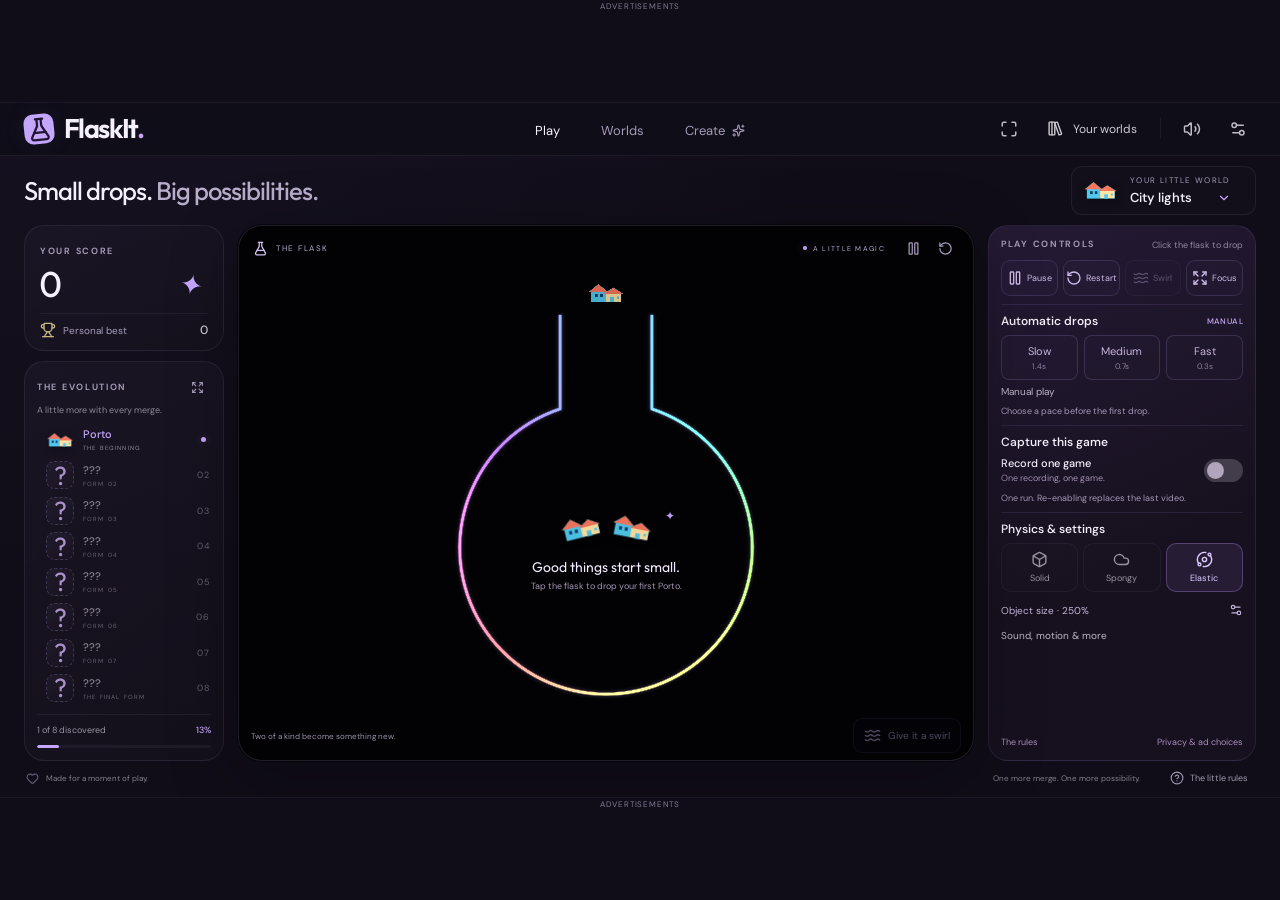
<file: index.html>
<!doctype html>
<html lang="en">
  <head>
    <meta charset="UTF-8" />
    <meta name="viewport" content="width=device-width, initial-scale=1.0, viewport-fit=cover" />
    <meta name="theme-color" content="#100d18" />
    <meta
      name="description"
      content="Little drops. Big possibilities. FlaskIt is a physics playground. Merge, make your own worlds, and find your final form."
    />
    <meta name="google-adsense-account" content="ca-pub-3168949254831390" />
    <link rel="canonical" href="https://flaskit.elevatr.app/" />
    <link rel="icon" type="image/svg+xml" href="./favicon.svg" />
    <title>FlaskIt — Little drops. Big possibilities.</title>
    <script type="module" crossorigin src="./assets/index-DB9RVRzx.js"></script>
    <link rel="stylesheet" crossorigin href="./assets/index-BxkfnjNl.css">
  </head>
  <body>
    <div id="root"></div>
  </body>
</html>
</file>
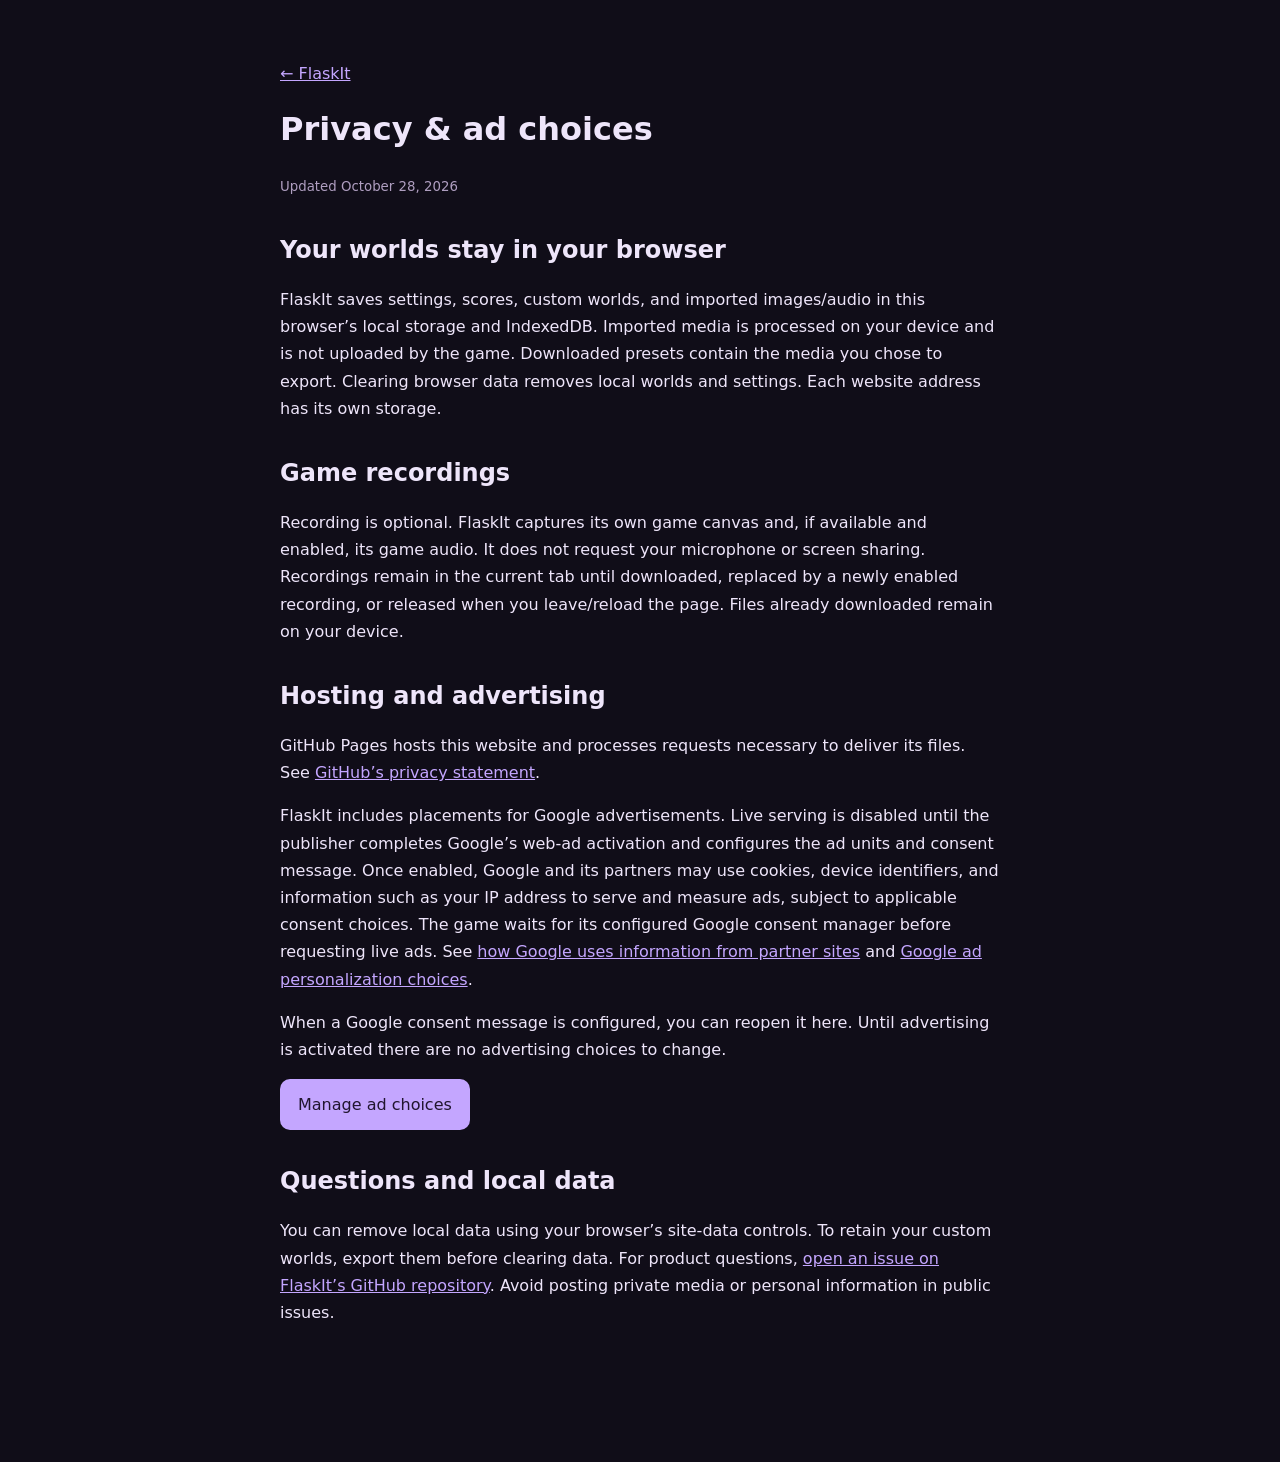
<file: privacy.html>
<!doctype html><html lang="en"><head><meta charset="utf-8"><meta name="viewport" content="width=device-width,initial-scale=1"><meta name="theme-color" content="#171020"><title>Privacy & ad choices — FlaskIt</title><link rel="icon" href="./favicon.svg"><style>body{background:#100d18;color:#eee5fa;font:16px/1.7 system-ui;margin:0}main{max-width:720px;margin:60px auto;padding:0 24px 60px}a{color:#c4a6ff}h1,h2{line-height:1.3}h2{margin-top:36px}small{color:#af9ec0}button{background:#c4a6ff;color:#21152f;border:0;border-radius:10px;padding:12px 18px;cursor:pointer;font:inherit}</style></head><body><main><a href="./">← FlaskIt</a><h1>Privacy & ad choices</h1><small>Updated October 28, 2026</small><h2>Your worlds stay in your browser</h2><p>FlaskIt saves settings, scores, custom worlds, and imported images/audio in this browser’s local storage and IndexedDB. Imported media is processed on your device and is not uploaded by the game. Downloaded presets contain the media you chose to export. Clearing browser data removes local worlds and settings. Each website address has its own storage.</p><h2>Game recordings</h2><p>Recording is optional. FlaskIt captures its own game canvas and, if available and enabled, its game audio. It does not request your microphone or screen sharing. Recordings remain in the current tab until downloaded, replaced by a newly enabled recording, or released when you leave/reload the page. Files already downloaded remain on your device.</p><h2>Hosting and advertising</h2><p>GitHub Pages hosts this website and processes requests necessary to deliver its files. See <a href="https://docs.github.com/en/site-policy/privacy-policies/github-general-privacy-statement">GitHub’s privacy statement</a>.</p><p>FlaskIt includes placements for Google advertisements. Live serving is disabled until the publisher completes Google’s web-ad activation and configures the ad units and consent message. Once enabled, Google and its partners may use cookies, device identifiers, and information such as your IP address to serve and measure ads, subject to applicable consent choices. The game waits for its configured Google consent manager before requesting live ads. See <a href="https://policies.google.com/technologies/partner-sites">how Google uses information from partner sites</a> and <a href="https://myadcenter.google.com/">Google ad personalization choices</a>.</p><p id="choices">When a Google consent message is configured, you can reopen it here. Until advertising is activated there are no advertising choices to change.</p><button type="button" id="ad-choices">Manage ad choices</button><h2>Questions and local data</h2><p>You can remove local data using your browser’s site-data controls. To retain your custom worlds, export them before clearing data. For product questions, <a href="https://github.com/ElevatrLabs/flaskit/issues">open an issue on FlaskIt’s GitHub repository</a>. Avoid posting private media or personal information in public issues.</p></main><script>
fetch('./monetization.json',{cache:'no-store'}).then(r=>r.json()).then(c=>{if(c.enabled&&/^https:\/\/fundingchoicesmessages\.google\.com\/i\/pub-\d{16}(?:\?|$)/.test(c.consentScript)){const s=document.createElement('script');s.src=c.consentScript;s.async=true;document.head.appendChild(s);}}).catch(()=>{});
document.getElementById('ad-choices').addEventListener('click',()=>{if(window.googlefc?.showRevocationMessage)window.googlefc.showRevocationMessage();else document.getElementById('choices').textContent='Advertising is not active, or the consent manager is unavailable. No preferences were changed.';});
</script></body></html>
</file>
<file: assets/index-BxkfnjNl.css>
@font-face{font-family:DM Sans Variable;font-style:normal;font-display:swap;font-weight:100 1000;src:url(./dm-sans-latin-ext-wght-normal-BOFOeGcA.woff2)format("woff2-variations");unicode-range:U+100-2BA,U+2BD-2C5,U+2C7-2CC,U+2CE-2D7,U+2DD-2FF,U+304,U+308,U+329,U+1D00-1DBF,U+1E00-1E9F,U+1EF2-1EFF,U+2020,U+20A0-20AB,U+20AD-20C0,U+2113,U+2C60-2C7F,U+A720-A7FF}@font-face{font-family:DM Sans Variable;font-style:normal;font-display:swap;font-weight:100 1000;src:url(./dm-sans-latin-wght-normal-Xz1IZZA0.woff2)format("woff2-variations");unicode-range:U+??,U+131,U+152-153,U+2BB-2BC,U+2C6,U+2DA,U+2DC,U+304,U+308,U+329,U+2000-206F,U+20AC,U+2122,U+2191,U+2193,U+2212,U+2215,U+FEFF,U+FFFD}@font-face{font-family:Outfit Variable;font-style:normal;font-display:swap;font-weight:100 900;src:url(./outfit-latin-ext-wght-normal-DdQaqQDo.woff2)format("woff2-variations");unicode-range:U+100-2BA,U+2BD-2C5,U+2C7-2CC,U+2CE-2D7,U+2DD-2FF,U+304,U+308,U+329,U+1D00-1DBF,U+1E00-1E9F,U+1EF2-1EFF,U+2020,U+20A0-20AB,U+20AD-20C0,U+2113,U+2C60-2C7F,U+A720-A7FF}@font-face{font-family:Outfit Variable;font-style:normal;font-display:swap;font-weight:100 900;src:url(./outfit-latin-wght-normal-Bc-8i84L.woff2)format("woff2-variations");unicode-range:U+??,U+131,U+152-153,U+2BB-2BC,U+2C6,U+2DA,U+2DC,U+304,U+308,U+329,U+2000-206F,U+20AC,U+2122,U+2191,U+2193,U+2212,U+2215,U+FEFF,U+FFFD}:root{color:#f5f0fc;font-synthesis:none;font-synthesis:none;--accent:#c4a6ff;--ink:#f5f0fc;--muted:#a69bb8;--line:#dfd2fa12;--surface:#1c1729;--bg:#100d18;--lightningcss-light: ;--lightningcss-dark:initial;color-scheme:dark;background:#100d18;font-family:DM Sans Variable,sans-serif;font-weight:400}*{box-sizing:border-box}body{min-width:320px;margin:0}button,input,a{-webkit-tap-highlight-color:transparent}button,a,input{font:inherit}button{cursor:pointer;color:inherit;background:0 0;border:0;transition:background .18s,transform .18s,border-color .18s,opacity .18s}button:hover{filter:brightness(1.08)}button:active{transform:scale(.975)}button:disabled{opacity:.35;cursor:default;filter:none;transform:none}a{color:inherit;text-decoration:none}button:focus-visible,a:focus-visible,input:focus-visible,[tabindex]:focus-visible{outline:2px solid var(--accent);outline-offset:4px}input{accent-color:var(--accent);min-width:0}input[type=range]{cursor:pointer;width:100%;height:4px;accent-color:var(--accent)}input[type=text],input:not([type]),input[type=search]{border:1px solid var(--line);color:var(--ink);background:#ffffff04;border-radius:11px;outline:none;width:100%;padding:13px 15px}input:focus{border-color:#c4a6ff66}input::placeholder{color:#827d89}h1,h2,h3,p{margin:0}h1,h2,h3{letter-spacing:-.025em;font-family:Outfit Variable,sans-serif;font-weight:500}svg{flex-shrink:0}button svg{vertical-align:middle}::selection{color:#faf4ff;background:#c4a6ff3d}.app{background:radial-gradient(#b29eca06,#0000 60%);min-height:100dvh}.app:before{content:"";pointer-events:none;opacity:.1;z-index:-1;background-image:url("data:image/svg+xml,%3Csvg viewBox='0 0 180 180' xmlns='http://www.w3.org/2000/svg'%3E%3Cfilter id='n'%3E%3CfeTurbulence type='fractalNoise' baseFrequency='.8' numOctaves='3' stitchTiles='stitch'/%3E%3C/filter%3E%3Crect width='100%25' height='100%25' opacity='.4' filter='url(%23n)'/%3E%3C/svg%3E");position:fixed;inset:0}.topbar{border-bottom:1px solid var(--line);background:#100d18d9;justify-content:space-between;align-items:center;gap:30px;height:82px;padding:0 max(34px,50vw - 700px);display:flex}.brand{letter-spacing:-1.6px;align-items:center;gap:10px;font-family:Outfit Variable,sans-serif;font-size:32px;font-weight:650;line-height:1;display:flex}.brand-mark{background:var(--accent);color:#21152f;border-radius:11px;place-items:center;width:36px;height:36px;display:grid;transform:rotate(-6deg)}.brand-period{color:var(--accent)}.main-nav{align-items:stretch;gap:35px;height:100%;display:flex;position:absolute;left:50%;transform:translate(-50%)}.main-nav>button{color:var(--muted);align-items:center;gap:7px;padding:3px 3px 0;font-size:13px;display:flex;position:relative}.main-nav>button.active{color:var(--ink)}.nav-dot{background:var(--accent);border-radius:50%;width:4px;height:4px;position:absolute;bottom:18px;left:calc(50% - 2px)}.topbar-actions{align-items:center;gap:10px;display:flex}.library-button{color:#cdc9d2;align-items:center;gap:9px;padding:10px;font-size:12px;display:flex}.library-button b{border:1px solid var(--line);color:var(--accent);background:#ffffff05;border-radius:5px;padding:2px 5px;font-size:10px}.topbar-divider{background:var(--line);width:1px;height:21px;margin:0 3px}.icon-button{color:#bdb9c1;border-radius:50%;place-items:center;width:36px;height:36px;display:grid}.icon-button:hover{background:#ffffff09}.page-main{max-width:1400px;margin:0 auto;padding:32px 34px 0}.play-heading{justify-content:space-between;align-items:center;margin:0 0 26px;display:flex}.eyebrow{letter-spacing:1.7px;color:var(--muted);align-items:center;gap:7px;font-size:9px;font-weight:650;line-height:1.5;display:inline-flex}.accent{color:var(--accent)}.tiny-star{color:var(--accent);font-size:13px}.play-heading h1{letter-spacing:-1px;margin-top:9px;font-size:32px;font-weight:450}.world-selector{border:1px solid var(--line);text-align:left;background:#ffffff03;border-radius:14px;align-items:center;gap:12px;min-width:185px;padding:10px 14px;display:flex}.world-selector>span:last-child{flex-direction:column;gap:4px;display:flex}.world-selector small{letter-spacing:1.4px;color:var(--muted);font-size:8px}.world-selector strong{justify-content:space-between;align-items:center;gap:25px;font-size:13px;font-weight:550;display:flex}.world-selector strong svg{color:var(--accent)}.play-layout{grid-template-columns:226px minmax(280px,1fr) 255px;align-items:stretch;gap:20px;display:grid}.left-column,.right-column{flex-direction:column;gap:18px;min-width:0;display:flex}.panel{border:1px solid var(--line);background:linear-gradient(150deg,#ffffff04,#ffffff01);border-radius:20px}.score-card{padding:21px 20px 16px}.score-value{letter-spacing:-2px;font-variant-numeric:tabular-nums;justify-content:space-between;align-items:center;margin-top:8px;font-family:Outfit Variable,sans-serif;font-size:51px;font-weight:450;line-height:1.2;display:flex}.score-value>span{color:var(--accent);margin:0 7px;font-size:28px;font-weight:200;transform:rotate(12deg)}.best-score{border-top:1px solid var(--line);color:var(--muted);align-items:center;gap:7px;margin-top:12px;padding-top:13px;font-size:10px;display:flex}.best-score>svg{color:#c4b981}.best-score>strong{color:#d1cbd8;margin-left:auto;font-size:12px;font-weight:500}.journey-card{flex-direction:column;flex:1;min-height:0;padding:16px 16px 18px;display:flex}.section-top{justify-content:space-between;align-items:center;gap:10px;display:flex}.small-icon{width:27px;height:27px;color:var(--muted);border-radius:7px;place-items:center;display:grid}.small-icon:hover{background:#ffffff0a}.journey-subtitle{color:#8c8793;margin-top:4px;margin-bottom:12px;font-size:10px}.journey-list{scrollbar-width:thin;scrollbar-color:#beb5c822 transparent;flex-direction:column;flex:1;max-height:415px;display:flex;overflow:auto}.journey-item{align-items:center;gap:10px;min-height:44px;display:flex;position:relative}.journey-item:before{content:"";background:#97909f22;width:1px;position:absolute;top:36px;bottom:-4px;left:16px}.journey-item:last-child:before{display:none}.journey-item .form-badge{z-index:1;position:relative}.journey-item>div{flex-direction:column;gap:3px;display:flex}.journey-item strong{font-size:12px;font-weight:500}.journey-item small{letter-spacing:1.15px;color:#908b97;font-size:7px}.journey-item.undiscovered strong{color:#898490}.journey-item.undiscovered small{color:#6b6474}.current-dot{background:var(--accent);border-radius:50%;width:5px;height:5px;margin-left:auto;margin-right:5px;box-shadow:0 0 9px #baa8d044}.journey-item.current strong{color:var(--accent)}.journey-check{color:var(--accent);margin-left:auto;margin-right:3px}.level-index{font-variant-numeric:tabular-nums;letter-spacing:1px;color:#67606f;margin-left:auto;margin-right:1px;font-size:9px}.journey-progress{border-top:1px solid var(--line);margin-top:15px;padding-top:15px}.journey-progress>div:first-child{color:#9892a0;justify-content:space-between;font-size:9px;display:flex}.journey-progress strong{color:var(--accent);font-size:9px;font-weight:500}.progress-track{background:#d0c4df0e;border-radius:3px;height:3px;margin-top:9px;overflow:hidden}.progress-track>span{background:var(--accent);border-radius:3px;height:100%;transition:width .4s;display:block}.flask-card{background:radial-gradient(at 50% 65%,#60556d19,#1e162808 70%),radial-gradient(circle,#c5b8d409 .7px,#0000 .8px) 0 0/18px 18px;border:1px solid #dfd2fa14;border-radius:24px;flex-direction:column;height:clamp(550px,67vh,710px);display:flex;position:relative;overflow:hidden;box-shadow:inset 0 0 100px #0b080f33}.flask-toolbar{z-index:2;justify-content:space-between;align-items:center;height:43px;padding:17px 20px 0;display:flex;position:relative}.flask-toolbar>span{letter-spacing:1.5px;color:#9b94a3;align-items:center;gap:8px;font-size:8px;display:flex}.flask-tools{align-items:center;gap:5px;display:flex}.live-label{letter-spacing:1.3px;color:#958d9f;align-items:center;gap:6px;margin-right:10px;font-size:7px;display:flex}.live-label i{background:#b4a2cb;border-radius:50%;width:4px;height:4px;box-shadow:0 0 8px #b4a1cc33}.flask-stage{cursor:pointer;touch-action:manipulation;flex:1;width:100%;min-height:0;position:relative;outline-offset:-5px!important}.flask-stage canvas{width:100%;height:100%;display:block;position:absolute;inset:0}.flask-bottom{z-index:1;justify-content:space-between;align-items:center;gap:8px;padding:0 20px 16px;font-size:10px;display:flex;position:relative}.flask-message{color:#97929e;font-size:9px}.swirl-button{color:#c8bbd7;background:#b9a9cc05;border:1px solid #beacd31c;border-radius:9px;align-items:center;gap:7px;padding:8px 10px;font-size:10px;display:flex}.flask-empty{pointer-events:none;color:#c0b7ca;z-index:1;flex-direction:column;align-items:center;gap:8px;display:flex;position:absolute;top:58%;left:0;right:0}.empty-pair{opacity:.86;align-items:center;gap:7px;height:58px;margin-bottom:8px;display:flex;position:relative}.empty-pair>span:first-child{animation:4s ease-in-out infinite bob;transform:rotate(-14deg)}.empty-pair>span:nth-child(2){animation:4s ease-in-out -2s infinite bob;transform:rotate(11deg)}.empty-pair>i{color:var(--accent);font-size:12px;font-style:normal;position:absolute;top:0;right:-22px}.flask-empty>strong{font-family:Outfit Variable,sans-serif;font-size:14px;font-weight:400}.flask-empty>p{color:#8c8496;font-size:9px}.flask-empty>svg{color:#91889d;margin-top:9px}.form-badge{background:linear-gradient(145deg, var(--form-color), color-mix(in srgb, var(--form-color), #241b30 14%));border:1px solid #ffffff24;border-radius:50%;flex-shrink:0;justify-content:center;align-items:center;line-height:1;display:inline-flex;position:relative;overflow:hidden;box-shadow:0 3px 8px #0e0a1220,inset 0 2px 3px #fff3}.form-badge img{object-fit:cover;width:100%;height:100%}.form-badge.dimmed{opacity:.3;filter:saturate(.7)}.next-card{flex-direction:column;align-items:stretch;padding:20px;display:flex}.next-pill{letter-spacing:1.1px;color:#9c94a5;background:#cdc0dc09;border:1px solid #d0c3df11;border-radius:4px;padding:4px 7px;font-size:7px}.next-piece{place-items:center;height:160px;display:grid;position:relative}.next-piece>.form-badge{z-index:1;animation:5s ease-in-out infinite float;transform:rotate(-8deg);box-shadow:0 10px 30px #0003}.piece-orbit{border:1px solid #b39fcb12;border-radius:50%;width:139px;height:139px;position:absolute}.piece-orbit:before{content:"";border:1px dashed #b39fcb0b;border-radius:50%;position:absolute;inset:-14px}.next-sparkle{color:var(--accent);font-size:21px;font-style:normal;position:absolute;top:31px;right:14px;transform:rotate(14deg)}.next-sparkle.small{opacity:.5;font-size:15px;top:109px;left:13px;right:auto}.next-description{text-align:center;margin:0 0 18px}.next-description h2{letter-spacing:-.5px;margin-bottom:4px;font-size:24px}.next-description p{color:var(--muted);font-size:10px}.primary-button{background:var(--accent);color:#21152f;border-radius:12px;justify-content:space-between;align-items:center;gap:20px;width:100%;min-height:47px;padding:15px 18px;font-size:13px;font-weight:650;display:flex;box-shadow:inset 0 1px #fff3}.primary-button:hover{background:color-mix(in srgb, var(--accent), white 8%)}.drop-button{margin-top:auto}.keyboard-hint{text-align:center;color:#7b7384;margin-top:12px;font-size:9px;display:block}.keyboard-hint kbd{color:#a29baa;border:1px solid #bbb0c819;border-bottom-width:2px;border-radius:4px;margin-left:3px;padding:0 5px 1px;font-family:inherit;font-size:8px}.physics-card{padding:17px 18px}.tiny-spark{color:var(--accent);font-size:19px}.feel-picker{align-items:stretch;gap:5px;margin:14px 0 10px;display:flex}.feel-picker>button{color:#97929d;background:#ffffff02;border:1px solid #dfd2fa0c;border-radius:10px;flex-direction:column;flex:1;align-items:center;gap:7px;min-width:0;padding:13px 4px 10px;font-size:9px;display:flex}.physics-description{color:#928c99;min-height:28px;font-size:9px;line-height:1.6}.bounce-meter{border-top:1px solid var(--line);align-items:center;gap:17px;margin-top:12px;padding-top:13px;display:flex}.bounce-meter>span{letter-spacing:1.3px;color:#857d8f;font-size:7px}.bounce-meter>div{flex:1;justify-content:flex-end;align-items:center;gap:3px;display:flex}.bounce-meter i{background:#c4a6ff0d;border-radius:1px;width:5px;height:9px}.bounce-meter i.lit{background:var(--accent);opacity:.65}.creator-mini{text-align:left;background:#a898bb03;border:1px dashed #b8a8cb27;border-radius:17px;flex:1;align-items:flex-start;gap:12px;padding:18px 14px;display:flex}.creator-mini-icon{width:33px;height:33px;color:var(--accent);background:#c4a6ff12;border-radius:11px;flex-shrink:0;place-items:center;display:grid}.creator-mini .eyebrow{letter-spacing:1px;margin-bottom:5px;font-size:6.5px;display:block}.creator-mini strong{white-space:nowrap;align-items:center;gap:17px;font-family:Outfit Variable,sans-serif;font-size:16px;font-weight:450;display:flex}.creator-mini p{color:#87808f;margin-top:7px;font-size:9px;line-height:1.7}.page-footer{color:#837d8b;justify-content:space-between;gap:20px;padding:24px 2px 25px;font-size:9px;display:flex}.page-footer>span{align-items:center;gap:7px;display:flex}.page-footer>span svg{color:#a090b3;opacity:.6}.page-footer>div{align-items:center;gap:24px;display:flex}.page-footer button{color:#9e95aa;align-items:center;gap:6px;font-size:9px;display:flex}.engine-loading,.engine-error{text-align:center;z-index:2;flex-direction:column;justify-content:center;align-items:center;gap:22px;padding:35px;display:flex;position:absolute;inset:0}.engine-error{color:#b7b1bf;background:#100d18f0;font-size:13px}.engine-error .secondary-button{width:auto}.pause-curtain{-webkit-backdrop-filter:blur(12px);backdrop-filter:blur(12px);z-index:5;background:#17111fdb;flex-direction:column;justify-content:center;align-items:center;gap:12px;display:flex;position:absolute;inset:0}.pause-symbol{color:var(--accent);border:1px solid #b8a7cc2a;border-radius:50%;place-items:center;width:70px;height:70px;margin-bottom:13px;display:grid}.pause-curtain h2{font-size:35px}.pause-curtain p{color:var(--muted);font-size:13px}.pause-curtain .primary-button{width:220px;margin-top:18px}.mobile-journey{display:none}.toast{-webkit-backdrop-filter:blur(12px);backdrop-filter:blur(12px);color:#e4dfeb;z-index:70;background:#30273aed;border:1px solid #c4a6ff22;border-radius:12px;align-items:center;gap:10px;max-width:calc(100vw - 30px);padding:13px 14px;font-size:12px;animation:.2s ease-out toast-in;display:flex;position:fixed;bottom:27px;left:50%;transform:translate(-50%);box-shadow:0 10px 40px #0004}.toast>svg{color:var(--accent)}.toast>button{color:#a8a0b2;place-items:center;margin-left:12px;padding:3px;display:grid}.modal-scrim{-webkit-backdrop-filter:blur(9px);backdrop-filter:blur(9px);z-index:50;background:#0a080dab;justify-content:center;align-items:center;padding:30px;animation:.16s ease-out scrim-in;display:flex;position:fixed;inset:0}.modal-scrim~.modal-scrim{z-index:60}.modal{--accent:#c4a6ff;background:#191321;border:1px solid #d2cbda27;border-radius:25px;flex-direction:column;width:530px;max-width:100%;max-height:calc(100dvh - 60px);animation:.22s cubic-bezier(.2,.75,.35,1) modal-in;display:flex;overflow:hidden;box-shadow:0 40px 140px #0008}.modal-wide{width:1000px}.modal-head{border-bottom:1px solid var(--line);flex-shrink:0;justify-content:space-between;align-items:center;gap:15px;padding:27px 30px 22px;display:flex}.modal-head .eyebrow{letter-spacing:1.6px;margin-bottom:9px;font-size:8px}.modal-head h2{font-size:31px;font-weight:450;line-height:1.15}.modal-head .icon-button{border:1px solid var(--line);background:#ffffff03;width:35px;height:35px}.modal-body{overscroll-behavior:contain;scrollbar-width:thin;scrollbar-color:#b8adc52b transparent;min-height:0;padding:25px 30px;overflow:auto}.modal-footer{border-top:1px solid var(--line);background:#191321;flex-shrink:0;padding:18px 30px 22px}.modal-footer .primary-button{min-height:47px}.subheading{color:#a29da9;margin-bottom:20px;font-size:13px;line-height:1.8}.center{text-align:center}.text-button{color:#bcb4c5;align-items:center;gap:7px;padding:6px 0;font-size:11px;display:flex}.text-button:hover{color:var(--accent)}.center-button{justify-content:center;margin:17px auto 0}.secondary-button{color:#d1cbd9;background:#d0c6dc04;border:1px solid #d0c6dc24;border-radius:11px;justify-content:center;align-items:center;gap:9px;min-height:43px;padding:12px 16px;font-size:11px;font-weight:550;display:flex}.secondary-button:hover{background:#d0c6dc0c}.fine-print{color:#8e8896;margin:12px 0;font-size:10px;line-height:1.8}.error-note{color:#f0bea8;background:#e5a2830b;border:1px solid #f2ad9344;border-radius:10px;margin:15px 0;padding:12px 14px;font-size:12px;line-height:1.6}.loading{color:#b5abc1;justify-content:center;align-items:center;gap:12px;padding:20px 0;font-size:12px;display:flex}.spin{animation:1s linear infinite spin}.segmented{background:#120d1844;border:1px solid #d2ccda16;border-radius:11px;flex-shrink:0;gap:4px;padding:4px;display:inline-flex}.segmented>button{color:#9892a0;border-radius:7px;align-items:center;gap:12px;padding:9px 17px;font-size:11px;display:flex}.segmented>button.active{color:#dcd3e7;background:#32293c;box-shadow:0 1px 5px #0002}.segmented>button>span{color:#998ea7;background:#d1c5e00d;border-radius:4px;padding:2px 5px;font-size:8px}.library-topline{justify-content:space-between;align-items:center;gap:20px;margin-bottom:22px;display:flex}.search-field{border:1px solid var(--line);color:#7c7486;background:#ffffff02;border-radius:10px;flex:1;align-items:center;gap:9px;max-width:300px;padding:0 12px;display:flex}.search-field input{background:0 0;border:0;outline:none;padding:11px 0;font-size:10px}.create-world-hero{text-align:left;background:linear-gradient(110deg,#32293e,#2e243a 50%,#2d223a);border:1px solid #bdafce33;border-radius:19px;justify-content:space-between;align-items:center;width:100%;min-height:184px;padding:30px 32px;display:flex;position:relative;overflow:hidden}.create-world-hero .eyebrow{letter-spacing:1.8px;color:#ad9fbd;font-size:7px}.create-world-hero h3{color:#e3dceb;max-width:360px;margin-top:9px;font-size:28px;line-height:1.25}.create-world-hero p{color:#a9a1b3;margin:9px 0 18px;font-size:11px}.hero-link{color:#c4a6ff;align-items:center;gap:13px;font-size:11px;font-weight:600;display:inline-flex}.create-art{flex-shrink:0;width:240px;height:140px;position:relative}.create-art>span{border:1px solid #ffffff2b;border-radius:50%;place-items:center;display:grid;position:absolute;box-shadow:0 10px 25px #0002}.create-art>span:first-child{background:#edbbce;width:85px;height:85px;font-size:42px;top:25px;left:10px;transform:rotate(-15deg)}.create-art>span:nth-child(2){background:#c1b5f1;width:105px;height:105px;font-size:52px;top:-2px;right:15px;transform:rotate(12deg)}.create-art>span:nth-child(3){color:#30273b;background:#c4a6ff;border:5px solid #332940;width:56px;height:56px;bottom:-8px;left:98px;transform:rotate(-9deg)}.create-art>i{color:#c4a6ff;font-size:26px;font-style:normal;position:absolute;top:-11px;left:72px}.category-tabs{scrollbar-width:none;align-items:center;gap:7px;margin:25px 0 20px;display:flex;overflow:auto}.category-tabs>button{border:1px solid var(--line);white-space:nowrap;color:#9992a1;border-radius:7px;align-items:center;gap:5px;padding:8px 13px;font-size:10px;display:flex}.category-tabs>button.active{color:#d4cbe0;background:#ae98c80d;border-color:#a999bc4a}.library-grid{grid-template-columns:repeat(3,minmax(0,1fr));gap:17px;display:grid}.world-card{background:#ffffff02;border:1px solid #dfd2fa13;border-radius:15px;transition:border-color .2s,transform .2s;overflow:hidden}.world-card:hover{border-color:color-mix(in srgb, var(--card-accent), transparent 65%);transform:translateY(-3px)}.world-card-main{text-align:left;width:100%;padding:0;display:block}.world-card-art{background:radial-gradient(ellipse at 55% 100%, color-mix(in srgb, var(--card-accent), transparent 87%), transparent 80%), #dbd4e402;isolation:isolate;height:143px;position:relative;overflow:hidden}.world-orbit{border:1px solid color-mix(in srgb, var(--card-accent), transparent 92%);border-radius:50%;width:155px;height:155px;position:absolute;top:10px;left:calc(50% - 77px)}.world-orbit:before{content:"";border:1px dashed color-mix(in srgb, var(--card-accent), transparent 95%);border-radius:50%;position:absolute;inset:-18px}.world-art-form{filter:drop-shadow(0 6px 6px #0002);position:absolute;top:50px;left:calc(50% - 102px);transform:rotate(-15deg)}.world-art-form.form-1{z-index:2;top:25px;left:calc(50% - 32px);transform:rotate(5deg)}.world-art-form.form-2{z-index:3;top:64px;left:calc(50% + 39px);transform:rotate(16deg)}.art-sparkle{color:var(--card-accent);opacity:.7;font-size:17px;position:absolute;top:20px;left:calc(50% + 70px)}.world-card-info{padding:17px 17px 18px}.world-category{letter-spacing:1.1px;text-transform:uppercase;color:#9d95a6;align-items:center;gap:6px;font-size:7px;display:flex}.world-category>i{background:#9d95a6;border-radius:50%;width:2px;height:2px}.world-card-info h3{justify-content:space-between;align-items:center;margin:8px 0 5px;font-size:19px;font-weight:450;display:flex}.world-card-info h3>svg{color:#948aa0;width:15px;height:15px}.world-card-info p{color:#8b8494;min-height:28px;font-size:9px;line-height:1.6}.world-route{color:var(--card-accent);opacity:.8;gap:11px;margin-top:13px;font-size:8px;display:flex}.world-route>span{opacity:.5}.trending-label{color:#f1bea5;letter-spacing:.6px;z-index:4;background:#463c31;border:1px solid #f8b69326;border-radius:5px;padding:4px 7px;font-size:6px;position:absolute;bottom:10px;right:10px}.saved-card-actions{border-top:1px solid var(--line);align-items:center;gap:4px;padding:9px 12px;display:flex}.saved-card-actions button{color:#928a9c;border-radius:6px;place-items:center;width:28px;height:28px;display:grid}.saved-card-actions button:hover{color:#d4c9e1;background:#c3b5d40b}.saved-card-actions .delete-world{margin-left:auto}.saved-card-actions .is-favorite{color:#e3b0b8}.library-footnote{color:#8a8392;justify-content:center;align-items:center;gap:6px;padding-top:25px;font-size:9px;display:flex}.empty-library{color:#a599b3;text-align:center;flex-direction:column;align-items:center;gap:15px;padding:45px 10px;display:flex}.empty-library h3{color:var(--ink);font-size:23px}.empty-library p{color:var(--muted);font-size:12px}.empty-library .secondary-button{margin-top:5px}.world-detail{grid-template-columns:1fr 1fr;gap:45px;margin-top:15px;display:grid}.detail-art{background:radial-gradient(ellipse, color-mix(in srgb, var(--card-accent), transparent 90%), transparent 70%);border-radius:17px;justify-content:center;align-items:center;height:210px;display:flex;position:relative}.detail-art>.form-badge{z-index:2;position:relative;transform:rotate(8deg)}.detail-small-form{z-index:3;position:absolute;top:122px;left:32px;transform:rotate(-13deg)}.detail-orbit{border:1px solid #c1b3d316;border-radius:50%;width:198px;height:198px;position:absolute}.detail-spark{color:var(--card-accent);font-size:24px;position:absolute;top:24px;right:40px}.detail-overview>h3{margin-top:15px;font-size:23px;font-weight:400;line-height:1.35}.detail-bits{gap:8px;margin-top:14px;display:flex}.detail-bits>span{border:1px solid var(--line);color:#aaa1b6;border-radius:5px;padding:6px 10px;font-size:9px}.detail-feel{border-top:1px solid var(--line);margin-top:25px;padding-top:22px}.detail-feel .feel-picker{margin-top:12px}.detail-feel .feel-picker>button{padding:13px 5px;font-size:10px}.minimum-drops{color:var(--card-accent);opacity:.75;margin-top:15px;font-size:9px}.detail-journey{padding:5px 0}.detail-journey>.eyebrow{margin-bottom:17px}.detail-form{border-bottom:1px solid #dfd2fa08;align-items:center;gap:12px;padding:10px 0;display:flex}.detail-index{color:#6e6677;letter-spacing:1px;flex-shrink:0;font-size:10px}.detail-form>div{flex-direction:column;gap:4px;display:flex}.detail-form strong{font-size:12px;font-weight:500}.detail-form small{color:#90889a;font-size:9px}.detail-stage{letter-spacing:1px;color:#71687d;margin-left:auto;font-size:7px}.final-tag{letter-spacing:1px;color:var(--accent);white-space:nowrap;background:#c4a6ff0d;border-radius:4px;margin-left:auto;padding:4px 6px;font-size:6px}.detail-footer{justify-content:space-between;gap:15px;display:flex}.detail-footer .primary-button{max-width:300px}.detail-footer .secondary-button{min-width:170px}.field-label{letter-spacing:1.4px;color:#ada5b7;flex-direction:column;gap:9px;font-size:8px;font-weight:600;display:flex}.field-label input{letter-spacing:0;margin-top:3px;font-size:14px;font-weight:400}.studio-intro{align-items:center;gap:14px;margin:0 0 28px;display:flex}.studio-intro-icon{width:49px;height:49px;color:var(--accent);background:#c4a6ff08;border:1px solid #c4a6ff27;border-radius:16px;flex-shrink:0;place-items:center;display:grid}.studio-intro h3{font-size:21px;font-weight:450}.studio-intro p{color:#928b9b;margin-top:6px;font-size:11px}.pill{color:#aea3bc;white-space:nowrap;background:#b8a9cb06;border:1px solid #c3b6d429;border-radius:6px;align-items:center;padding:7px 10px;font-size:8px;display:inline-flex}.studio-intro>.pill{margin-left:auto}.editor-settings{grid-template-columns:1fr 180px;gap:30px;display:grid}.level-number{flex-direction:column;gap:12px;display:flex}.stepper{border:1px solid var(--line);background:#ffffff03;border-radius:10px;justify-content:space-between;align-items:center;height:47px;padding:0 6px;display:flex}.stepper button{color:#b9b0c5;place-items:center;width:33px;height:33px;display:grid}.stepper output{color:#d0c5de;font-family:Outfit Variable,sans-serif;font-size:24px;font-weight:450}.level-range{margin:25px 0 9px}.difficulty-note{color:#7e7687;justify-content:space-between;gap:10px;font-size:8px;display:flex}.difficulty-note>span:nth-child(2){color:#b2a8be}.editor-section-title{border-top:1px solid var(--line);justify-content:space-between;align-items:center;margin-top:32px;margin-bottom:19px;padding-top:28px;display:flex}.editor-section-title h3{margin-top:7px;font-size:24px}.editor-section-title .eyebrow{font-size:8px}.form-editor-list{flex-direction:column;gap:9px;display:flex}.form-editor-row{border:1px solid var(--line);background:#ffffff02;border-radius:12px;grid-template-columns:47px 66px minmax(100px,1fr) minmax(160px,210px) 26px;align-items:center;gap:15px;padding:15px;display:grid}.form-editor-row.base-form{background:#c4a6ff03;border-color:#c4a6ff23}.form-number{color:#aca3b7;flex-direction:column;gap:6px;font-family:Outfit Variable,sans-serif;font-size:22px;display:flex}.form-number>span{letter-spacing:1px;color:#746a80;font-family:DM Sans Variable,sans-serif;font-size:6px}.photo-slot{color:#90859e;background:#b2a6c005;border:1px dashed #b2a6c03d;border-radius:50%;flex-direction:column;justify-content:center;align-items:center;gap:5px;width:62px;height:62px;display:flex;position:relative;overflow:hidden}.photo-slot>span:not(.form-badge):not(.photo-edit-overlay){font-size:7px}.photo-slot.filled{border:0}.photo-edit-overlay{color:#fff;opacity:0;background:#0005;place-items:center;transition:opacity .2s;display:grid;position:absolute;inset:0}.photo-slot:hover .photo-edit-overlay{opacity:1}.form-fields>input{letter-spacing:.1px;font-family:Outfit Variable,sans-serif;font-size:14px;color:#d1cada!important;background:0 0!important;border:0!important;border-radius:0!important;padding:0 0 6px!important}.replace-photo{color:#8d839a;align-items:center;gap:10px;margin-top:6px;padding:0;font-size:8px;display:flex}.replace-photo span{opacity:.7}.sound-choice{color:#bdb4c9;background:#a396b404;border:1px solid #ac9fbb22;border-radius:8px;align-items:center;gap:8px;width:100%;min-width:0;padding:9px 11px;font-size:10px;display:flex}.sound-choice>span{white-space:nowrap;text-overflow:ellipsis;text-align:left;flex:1;overflow:hidden}.sound-choice>svg:first-child{color:#8d809c}.sound-choice>svg:last-child{color:#716382}.merge-hint{color:#766d80;align-items:center;min-height:12px;margin-top:8px;font-size:7px;display:flex}.merge-hint>button{color:#857b92;align-items:center;gap:5px;padding:0;font-size:8px;display:flex}.base-sound>span{letter-spacing:1.1px;color:#a094ae;font-size:7px}.base-sound p{color:#786f84;margin-top:8px;font-size:8px;line-height:1.6}.reorder-buttons{flex-direction:column;gap:5px;display:flex}.reorder-buttons>button{color:#91869e;border-radius:5px;place-items:center;width:24px;height:23px;display:grid}.reorder-buttons>button:hover{background:#b2a6c00d}.sound-all-banner{background:#b2a2c504;border:1px solid #b2a6c01c;border-radius:12px;align-items:center;gap:14px;margin-top:18px;padding:18px;display:flex}.sound-all-icon{color:#b5a8c4;background:#c4a6ff09;border-radius:11px;flex-shrink:0;place-items:center;width:37px;height:37px;display:grid}.sound-all-banner strong{font-size:12px;font-weight:550}.sound-all-banner p{color:#847b90;margin-top:5px;font-size:9px}.sound-all-banner>.secondary-button{min-width:132px;margin-left:auto;padding:9px 13px;font-size:9px}.editor-bottom-grid{border-top:1px solid var(--line);grid-template-columns:1fr 1fr;gap:45px;margin-top:30px;padding-top:29px;display:grid}.editor-bottom-grid h3{margin-top:6px;margin-bottom:16px;font-size:21px}.editor-bottom-grid .eyebrow{font-size:8px}.color-picker{flex-wrap:wrap;align-items:center;gap:9px;margin-top:22px;display:flex}.color-picker>button{color:#2d2339;border-radius:50%;place-items:center;width:29px;height:29px;display:grid}.color-picker>button[aria-pressed=true]{outline-offset:4px;outline:1px solid #d6cfde}.color-note{color:#847b90;align-items:center;gap:7px;margin-top:24px;font-size:9px;display:flex}.save-status{color:#a59ab3;align-items:center;gap:7px;margin-bottom:12px;font-size:9px;display:flex}.status-dot{background:#c9ae7b;border-radius:50%;width:4px;height:4px}.status-dot.ready{background:var(--accent)}.local-note{color:#776e83;margin-left:auto;font-size:8px}.editor-save-actions{justify-content:flex-end;gap:12px;display:flex}.editor-save-actions .secondary-button{min-width:150px}.editor-save-actions .primary-button{max-width:250px}.confirm-actions{justify-content:flex-end;align-items:center;gap:12px;margin-top:25px;display:flex}.confirm-actions>.primary-button{width:auto;min-width:160px}.danger{color:#efb3a2!important}.primary-button.danger{background:#49352f;border:1px solid #d9967d3b}.crop-frame{touch-action:none;cursor:grab;background:#110c16;border-radius:15px;width:320px;max-width:100%;height:320px;margin:24px auto;position:relative;overflow:hidden}.crop-frame:active{cursor:grabbing}.crop-frame>img{-webkit-user-select:none;user-select:none;pointer-events:none;max-width:none;position:absolute;top:50%;left:50%}.crop-mask{pointer-events:none;border:1.5px solid #f1edf6de;border-radius:50%;position:absolute;inset:1px;box-shadow:0 0 0 100px #0c090fa8}.crop-guides{pointer-events:none;border:1px dashed #ffffff21;border-radius:50%;position:absolute;inset:16.6667%}.crop-move{-webkit-backdrop-filter:blur(4px);backdrop-filter:blur(4px);color:#ebe7f0;pointer-events:none;background:#120d1880;border-radius:7px;place-items:center;width:36px;height:26px;display:grid;position:absolute;bottom:21px;left:calc(50% - 18px)}.crop-controls{color:#9d93a9;align-items:center;gap:18px;max-width:330px;margin:26px auto;display:flex}.crop-actions{justify-content:center;align-items:center;gap:36px;margin:16px;display:flex}.sound-tabs{margin-bottom:20px;display:flex}.sound-tabs>button{flex:1;justify-content:center;padding:9px 5px;font-size:10px}.sound-list{flex-direction:column;gap:7px;display:flex}.sound-row{border:1px solid var(--line);background:#ffffff02;border-radius:11px;align-items:center;margin-bottom:7px;padding-right:10px;display:flex}.sound-row.selected{background:#b5a1cd07;border-color:#b5a1cd46}.sound-select{text-align:left;flex:1;align-items:center;gap:13px;min-width:0;padding:12px;display:flex}.sound-icon{background:#ffffff05;border-radius:10px;flex-shrink:0;place-items:center;width:38px;height:38px;font-size:20px;display:grid}.sound-select>span:nth-child(2){flex-direction:column;flex:1;gap:5px;min-width:0;display:flex}.sound-select strong{text-overflow:ellipsis;white-space:nowrap;font-size:12px;font-weight:500;overflow:hidden}.sound-select small{color:#8d839a;font-size:9px}.check-dot{border:1px solid #a496b62b;border-radius:50%;flex-shrink:0;place-items:center;width:18px;height:18px;display:grid}.check-dot.selected{background:var(--accent);color:#2c2337;border-color:var(--accent)}.preview-button{color:#b3a5c4;border:1px solid #ae9fc130;border-radius:50%;flex-shrink:0;place-items:center;width:31px;height:31px;margin-left:6px;display:grid}.preview-button.playing{background:#ae9fc11c}.upload-audio{color:#b7a7ca;background:#ad9bc306;border:1px dashed #cdc0dd40;border-radius:14px;flex-direction:column;align-items:center;gap:10px;width:100%;margin-bottom:18px;padding:25px 15px;display:flex}.upload-audio strong{margin-top:4px;font-size:13px;font-weight:500}.upload-audio span{color:#8d829a;font-size:10px}.trim-window{border:1px solid var(--line);background:#140f1b;border-radius:13px;height:155px;margin-top:26px;position:relative;overflow:hidden}.waveform{align-items:center;gap:2px;display:flex;position:absolute;inset:26px 14px}.waveform>i{background:#a696ba2a;border-radius:2px;flex:1;min-width:0}.waveform>i.in-window{background:#c0b0d4}.wave-selection{pointer-events:none;background:#c4a6ff08;border:1px solid #c4a6ffa6;border-radius:8px;position:absolute;top:0;bottom:0}.wave-selection>span{color:#c4a6ff;background:#251c30;border-radius:3px;padding:2px 5px;font-size:8px;position:absolute;top:8px;left:calc(50% - 15px)}.time-labels{color:#90849e;font-variant-numeric:tabular-nums;justify-content:space-between;align-items:center;gap:8px;margin-top:11px;font-size:9px;display:flex}.time-labels strong{color:#beb0cf;font-weight:500}.trim-slider-label{color:#9e93ab;flex-direction:column;gap:16px;margin:27px 0;font-size:10px;display:flex}.preview-clip{width:100%;margin-top:25px}.settings-row{justify-content:space-between;align-items:center;gap:20px;padding:7px 0 20px;display:flex}.settings-row>span{align-items:center;gap:12px;display:flex}.settings-row>span>svg{color:#a99eb7}.settings-row strong{font-size:13px;font-weight:500;display:block}.settings-row small{color:#83798f;margin-top:6px;font-size:9px;display:block}.toggle{background:#433d4b;border-radius:20px;flex-shrink:0;align-items:center;width:39px;height:23px;padding:3px;display:flex}.toggle>i{background:#b0a5bd;border-radius:50%;width:17px;height:17px;transition:transform .2s}.toggle.on{background:#af9ac9}.toggle.on>i{background:#2a2036;transform:translate(16px)}.volume-slider{flex-direction:column;gap:17px;margin:0 0 29px;padding-left:32px;display:flex}.volume-slider>span{color:#8e859a;justify-content:space-between;font-size:10px;display:flex}.settings-feel{border-top:1px solid var(--line);padding-top:24px}.settings-note{color:#847a90;border:1px solid var(--line);background:#b1a1c405;border-radius:11px;align-items:flex-start;gap:12px;margin:22px 0 18px;padding:17px;font-size:10px;line-height:1.8;display:flex}.settings-note svg{color:#9b8dac;margin-top:2px}.rules-art{border:1px solid var(--line);color:#9286a1;background:#c4a6ff04;border-radius:15px;justify-content:center;align-items:center;gap:15px;margin-bottom:26px;padding:30px 10px;display:flex}.rules-list>div{gap:20px;margin:20px 0 26px;display:flex}.rules-list>div>span{color:#746981;padding-top:3px;font-size:12px}.rules-list h3{margin-bottom:7px;font-size:19px;font-weight:450}.rules-list p{color:#8e859a;font-size:11px;line-height:1.8}.full-journey>div{border-bottom:1px solid var(--line);align-items:center;gap:15px;padding:13px 0;display:flex}.full-journey h3{font-size:18px;font-weight:450}.full-journey p{color:#887d95;margin-top:5px;font-size:10px}.full-journey svg,.unfound-dot{color:var(--accent);margin-left:auto}.unfound-dot{border:1px solid #897b9955;border-radius:50%;width:6px;height:6px}.victory-art{justify-content:center;align-items:center;height:225px;display:flex;position:relative}.victory-art>.form-badge{z-index:1;transform:rotate(-7deg)}.victory-orbit{border:1px dashed #c4a6ff21;border-radius:50%;position:absolute;inset:10px calc(50% - 100px)}.victory-art>svg{color:var(--accent);position:absolute;top:15px;right:60px}.victory-art>span:last-child{color:var(--accent);font-size:20px;position:absolute;bottom:30px;left:56px}.victory-line{text-align:center;color:#c5bbd1;font-family:Outfit Variable,sans-serif;font-size:21px}.victory-stats{border:1px solid var(--line);background:#afa1c004;border-radius:13px;align-items:center;margin:25px 0;padding:22px 10px;display:flex}.victory-stats>div{text-align:center;border-right:1px solid var(--line);flex:1}.victory-stats>div:last-child{border:0}.victory-stats strong{font-family:Outfit Variable,sans-serif;font-size:29px;font-weight:450;display:block}.victory-stats span{letter-spacing:1.5px;color:#8d819b;margin-top:6px;font-size:8px;display:block}.sr-only{clip:rect(0, 0, 0, 0);white-space:nowrap;width:1px;height:1px;position:absolute;overflow:hidden}.reduced-motion *{transition:none!important;animation:none!important}::-webkit-scrollbar{width:5px;height:4px}::-webkit-scrollbar-thumb{background:#a798ba2c;border-radius:5px}::-webkit-scrollbar-track{background:0 0}@keyframes spin{to{transform:rotate(360deg)}}@keyframes float{50%{transform:translateY(-7px)rotate(-4deg)}}@keyframes bob{50%{translate:0 -4px}}@keyframes scrim-in{0%{opacity:0}}@keyframes modal-in{0%{opacity:0;transform:translateY(15px)scale(.985)}}@keyframes toast-in{0%{opacity:0;translate:0 7px}}@media (min-width:1500px){.page-main{padding-top:40px}.play-heading{margin-bottom:30px}.play-heading h1{font-size:35px}.play-layout{grid-template-columns:244px minmax(360px,1fr) 270px;gap:25px}.journey-item{min-height:49px}.next-piece{height:183px}.next-card{padding:23px}.physics-card{padding:21px}.creator-mini{padding:21px 18px}.flask-card{height:clamp(610px,68vh,760px)}}@media (max-width:1100px){.topbar{padding:0 24px}.page-main{padding-left:24px;padding-right:24px}.play-layout{grid-template-columns:194px minmax(270px,1fr) 220px;gap:14px}.main-nav{gap:24px}.next-card{padding:16px}.next-piece{height:150px}.next-piece>.form-badge{width:98px!important;height:98px!important;font-size:50px!important}.piece-orbit{width:124px;height:124px}.score-card{padding:20px 16px 16px}.journey-card{padding:14px 13px}.creator-mini{gap:10px;padding:16px 10px}.creator-mini strong{gap:6px;font-size:15px}.creator-mini .eyebrow{font-size:6px}.physics-card{padding:16px 13px}.flask-toolbar{padding-left:15px;padding-right:13px}.flask-bottom{padding-left:15px;padding-right:12px}.flask-message{font-size:8px}.swirl-button{gap:5px;padding:7px;font-size:9px}.live-label{letter-spacing:1px;margin-right:5px;font-size:6px}.play-heading h1{font-size:28px}.topbar-actions{gap:5px}.library-button{padding:8px;font-size:10px}.library-button svg{width:16px}.topbar .icon-button{width:30px}}@media (max-width:900px){.play-layout{grid-template-columns:minmax(270px,1fr) 225px}.left-column{flex-direction:row;grid-column:1/-1;gap:14px}.score-card{justify-content:space-between;align-items:center;width:100%;padding:14px 19px;display:flex}.score-primary{align-items:center;gap:21px;display:flex}.score-value{letter-spacing:-1px;gap:19px;margin:0;font-size:33px}.score-value>span{margin:0;font-size:20px}.best-score{border:0;gap:9px;margin:0;padding:0}.best-score strong{margin-left:10px}.desktop-journey{display:none}.flask-card{height:610px}.mobile-journey{border:1px solid var(--line);background:#d7cee303;border-radius:13px;justify-content:space-between;align-items:center;gap:15px;width:100%;margin-top:18px;padding:14px 17px;display:flex}.mobile-journey>span{letter-spacing:1.4px;color:#837891;font-size:8px}.mobile-journey>div{flex:1;justify-content:center;gap:13px;display:flex;overflow:hidden}.mobile-journey>svg{color:#9689a5}.topbar{height:72px}.brand{font-size:29px}.brand-mark{width:32px;height:32px}.brand-mark svg{width:23px}.main-nav{gap:23px;left:46%}.main-nav>button{font-size:11px}.library-button>span{display:none}.topbar-actions{gap:8px}.library-button{padding:7px}.page-main{padding-top:25px}.world-selector{min-width:170px}.play-heading h1{font-size:28px}.play-heading .eyebrow{font-size:8px}.modal-scrim{padding:20px}.modal{max-height:calc(100dvh - 40px)}.library-grid{gap:12px}.world-card-info{padding:14px}.world-card-info h3{font-size:18px}.create-world-hero h3{font-size:26px}.form-editor-row{grid-template-columns:36px 58px minmax(80px,1fr) 160px 24px;gap:10px;padding:12px}.photo-slot,.photo-slot>.form-badge{width:54px!important;height:54px!important}.sound-choice{padding:8px;font-size:9px}.editor-bottom-grid{gap:30px}.world-detail{gap:28px}}@media (max-width:650px){.topbar{gap:10px;height:66px;padding:0 16px}.brand{gap:8px;font-size:27px}.brand-mark{border-radius:9px;width:30px;height:30px}.brand-mark svg{width:21px}.main-nav{gap:16px;height:100%;margin-left:10px;position:static;transform:none}.main-nav>button{padding:0;font-size:10px}.main-nav>button>svg{display:none}.nav-dot{bottom:13px}.topbar-actions{gap:3px;margin-left:auto}.topbar-divider,.topbar-actions>.icon-button:first-of-type{display:none}.library-button{padding:5px}.library-button>b{display:none}.topbar .icon-button{width:29px}.topbar-actions svg{width:17px}.page-main{padding:23px 15px 0}.play-heading{align-items:flex-start;gap:13px;margin-bottom:20px}.play-heading h1{letter-spacing:-.8px;max-width:260px;margin-top:8px;font-size:28px;line-height:1.08}.play-heading h1>span{display:block}.play-heading .eyebrow{letter-spacing:1.3px;gap:5px;font-size:6px}.tiny-star{font-size:10px}.world-selector{background:0 0;border:0;flex-shrink:0;gap:7px;min-width:0;max-width:130px;margin-top:17px;padding:5px 0 0}.world-selector>.form-badge{width:27px!important;height:27px!important;font-size:14px!important}.world-selector small{letter-spacing:.7px;font-size:5px}.world-selector strong{gap:7px;font-size:10px}.world-selector strong svg{width:10px;height:10px}.play-layout{flex-direction:column;gap:14px;display:flex}.left-column{display:block}.score-card{background:#ffffff01;border-radius:12px;padding:12px 16px}.score-primary{gap:14px}.score-primary .eyebrow{letter-spacing:1.2px;font-size:7px}.score-value{gap:14px;font-size:29px}.score-value>span{font-size:16px}.best-score{gap:6px;font-size:8px}.best-score svg{width:13px;height:13px}.best-score strong{margin-left:3px;font-size:11px}.flask-card{border-radius:19px;height:530px}.flask-toolbar{height:35px;padding:11px 12px 0}.flask-toolbar>span{letter-spacing:1.2px;gap:6px;font-size:7px}.flask-toolbar>span svg{width:12px;height:12px}.live-label{letter-spacing:.9px;gap:4px;margin-right:4px;font-size:5px}.flask-tools{gap:3px}.small-icon{width:24px;height:24px}.small-icon svg{width:13px}.flask-bottom{gap:5px;padding:0 13px 12px}.flask-message{font-size:8px}.swirl-button{gap:4px;padding:7px;font-size:8px}.swirl-button svg{width:13px}.flask-empty{gap:7px;top:58%}.empty-pair{height:48px;margin-bottom:6px}.empty-pair .form-badge{width:37px!important;height:37px!important;font-size:19px!important}.flask-empty>strong{font-size:13px}.flask-empty>p{font-size:8px}.flask-empty>svg{width:14px;margin-top:5px}.right-column{grid-template-columns:1fr;gap:14px;display:grid}.next-card{border-radius:14px;grid-template-columns:51px 1fr minmax(130px,1fr);align-items:center;gap:10px;padding:13px;display:grid}.next-card>.section-top{display:none}.next-piece{height:48px}.next-piece>.form-badge{box-shadow:none;animation:none;transform:rotate(-8deg);width:44px!important;height:44px!important;font-size:21px!important}.piece-orbit,.next-sparkle{display:none}.next-description{text-align:left;margin:0}.next-description h2{margin-bottom:4px;font-size:19px}.next-description p{max-width:110px;font-size:7px;line-height:1.6}.next-card .primary-button{gap:9px;min-height:43px;padding:12px;font-size:11px}.next-card .primary-button svg{width:16px}.keyboard-hint{display:none}.physics-card{border-radius:15px;padding:17px}.physics-card>.section-top{height:15px}.physics-card .eyebrow{letter-spacing:1.3px;font-size:8px}.physics-card .feel-picker{gap:8px;margin-top:13px;margin-bottom:13px}.physics-card .feel-picker>button{flex-direction:row;justify-content:center;gap:8px;padding:12px 5px;font-size:10px}.physics-card .feel-picker svg{width:17px;height:17px}.physics-description{min-height:0;font-size:10px}.bounce-meter{float:right;border:0;gap:9px;margin-top:-16px;padding:0}.bounce-meter>span{font-size:6px}.bounce-meter i{width:4px;height:7px}.creator-mini{display:none}.mobile-journey{gap:12px;margin-top:14px;padding:13px 15px}.mobile-journey>span{letter-spacing:1px;max-width:46px;font-size:6px;line-height:1.6}.mobile-journey>div{justify-content:flex-start;gap:7px}.mobile-journey .form-badge{width:24px!important;height:24px!important;font-size:12px!important}.mobile-journey>svg{width:12px}.page-footer{gap:10px;padding:22px 1px;font-size:8px}.page-footer>div{gap:0}.page-footer .desktop-footer{display:none}.page-footer button{font-size:8px}.page-footer svg{width:11px}.modal-scrim{align-items:center;padding:10px}.modal{border-radius:20px;max-height:calc(100dvh - 20px)}.modal-head{padding:22px 19px 19px}.modal-head h2{font-size:26px}.modal-head .eyebrow{letter-spacing:1.4px;margin-bottom:8px;font-size:6px}.modal-head .icon-button{width:30px;height:30px}.modal-head .icon-button svg{width:17px}.modal-body{padding:21px 19px}.modal-footer{padding:15px 19px 18px}.library-topline{flex-direction:column;align-items:stretch;gap:15px;margin-bottom:19px}.library-topline>.segmented{align-self:flex-start}.segmented>button{padding:8px 14px;font-size:10px}.search-field{max-width:none;min-height:39px}.search-field input{font-size:10px}.create-world-hero{align-items:flex-start;min-height:186px;padding:22px 20px}.create-world-hero h3{z-index:1;max-width:200px;font-size:24px;line-height:1.15;position:relative}.create-world-hero .eyebrow{letter-spacing:1px;z-index:1;font-size:5px;position:relative}.create-world-hero p{z-index:1;max-width:180px;margin:10px 0 14px;font-size:9px;line-height:1.6;position:relative}.hero-link{gap:9px;font-size:10px}.create-art{opacity:.9;width:120px;position:absolute;bottom:-17px;right:-12px;transform:rotate(3deg)}.create-art>span:first-child{width:53px;height:53px;font-size:27px;top:53px;left:2px}.create-art>span:nth-child(2){width:65px;height:65px;font-size:33px;top:10px;right:2px}.create-art>span:nth-child(3){border-width:4px;width:43px;height:43px;bottom:13px;left:53px}.create-art>i{font-size:20px;top:20px;left:14px}.category-tabs{gap:6px;margin:20px 0 16px}.category-tabs>button{padding:7px 10px;font-size:9px}.library-grid{grid-template-columns:repeat(2,minmax(0,1fr));gap:11px}.world-card{border-radius:12px}.world-card-art{height:118px}.world-art-form{top:44px;left:calc(50% - 63px)}.world-art-form .form-badge{width:41px!important;height:41px!important;font-size:22px!important}.world-art-form.form-1{top:23px;left:calc(50% - 17px)}.world-art-form.form-1 .form-badge{width:56px!important;height:56px!important;font-size:28px!important}.world-art-form.form-2{top:69px;left:calc(50% + 16px)}.art-sparkle{font-size:12px;top:14px;left:calc(50% + 36px)}.world-orbit{width:110px;height:110px;top:9px;left:calc(50% - 55px)}.world-card-info{padding:13px 12px}.world-category{letter-spacing:.8px;gap:4px;font-size:5px}.world-card-info h3{margin-top:8px;font-size:17px}.world-card-info h3 svg{width:12px;height:12px}.world-card-info p{min-height:29px;font-size:8px;line-height:1.6}.world-route{gap:7px;margin-top:10px;font-size:6px}.trending-label{padding:3px 5px;font-size:5px;bottom:7px;right:6px}.world-detail{grid-template-columns:1fr;gap:25px;margin-top:2px}.detail-art{height:195px}.detail-art>.form-badge{width:145px!important;height:145px!important;font-size:70px!important}.detail-small-form{top:112px;left:45px}.detail-small-form>.form-badge{width:63px!important;height:63px!important;font-size:30px!important}.detail-overview>h3{text-align:center;font-size:23px}.detail-bits{justify-content:center}.detail-spark{top:18px;right:42px}.detail-feel{margin-top:23px;padding-top:20px}.detail-overview>.fine-print{font-size:10px}.detail-footer{gap:9px}.detail-footer .primary-button{flex:1;gap:9px;min-width:0;padding:13px 12px;font-size:10px}.detail-footer .secondary-button{min-width:114px;padding:11px;font-size:9px}.detail-footer svg{width:14px}.detail-form{gap:13px;padding:11px 0}.detail-form strong{font-size:13px}.detail-form small{font-size:9px}.studio-intro{align-items:flex-start;gap:12px;margin-bottom:25px}.studio-intro h3{font-size:19px}.studio-intro p{margin-top:5px;font-size:9px;line-height:1.7}.studio-intro>.pill{display:none}.studio-intro-icon{border-radius:13px;width:42px;height:42px}.studio-intro-icon>svg{width:24px}.editor-settings{grid-template-columns:1fr 102px;gap:15px}.field-label{letter-spacing:1.1px;gap:7px;font-size:7px}.field-label input{padding:12px;font-size:12px}.stepper{height:43px;padding:0 2px}.stepper button{width:27px;height:29px}.stepper output{font-size:22px}.stepper button>svg{width:14px}.difficulty-note{gap:10px;font-size:6px;line-height:1.6}.difficulty-note>span:nth-child(2){text-align:center;max-width:108px}.difficulty-note>span:first-child,.difficulty-note>span:last-child{max-width:80px}.editor-section-title{gap:10px;margin-top:25px;padding-top:23px}.editor-section-title h3{font-size:22px}.editor-section-title .eyebrow{font-size:6px}.editor-section-title>.pill{padding:6px 8px;font-size:6px}.form-editor-row{grid-template-columns:26px 51px minmax(90px,1fr) 21px;grid-template-areas:"number photo name reorder""number photo sound reorder";gap:10px;padding:12px 10px}.form-number{grid-area:number;gap:7px;font-size:20px}.form-number>span{letter-spacing:.4px;white-space:nowrap;font-size:5px}.photo-slot{grid-area:photo}.form-fields{grid-area:name}.form-sound{grid-area:sound}.reorder-buttons{grid-area:reorder;gap:13px}.photo-slot,.photo-slot>.form-badge{width:47px!important;height:47px!important}.photo-slot>svg{width:19px}.photo-slot>span:not(.form-badge):not(.photo-edit-overlay){font-size:5px}.form-fields>input{padding-bottom:4px!important;font-size:13px!important}.replace-photo{margin-top:4px;font-size:7px}.sound-choice{gap:6px;padding:7px 9px;font-size:9px}.sound-choice>svg:first-child{width:13px}.sound-choice>svg:last-child{width:11px}.merge-hint{margin-top:6px;font-size:6px;line-height:1.4}.merge-hint>button{font-size:7px}.base-sound>span{letter-spacing:.6px;font-size:5px}.base-sound p{margin-top:4px;font-size:7px}.sound-all-banner{flex-wrap:wrap;gap:11px;padding:16px 13px}.sound-all-icon{width:29px;height:29px}.sound-all-icon>svg{width:18px}.sound-all-banner>div:nth-child(2){flex:1}.sound-all-banner strong{font-size:11px}.sound-all-banner p{font-size:8px;line-height:1.6}.sound-all-banner>.secondary-button{width:100%;margin:3px 0 0;padding:9px;font-size:10px}.editor-bottom-grid{grid-template-columns:1fr;gap:20px;margin-top:25px;padding-top:25px}.editor-bottom-grid h3{margin-bottom:12px;font-size:20px}.editor-bottom-grid .eyebrow{font-size:6px}.editor-bottom-grid>.section,.editor-bottom-grid>section{min-width:0}.editor-bottom-grid .feel-picker>button{flex-direction:row;justify-content:center;gap:8px;padding:12px 5px;font-size:10px}.editor-bottom-grid .feel-picker svg{width:16px}.color-picker{gap:11px;margin-top:18px}.color-picker>button{width:27px;height:27px}.color-note{margin-top:18px;font-size:8px}.save-status{margin-bottom:12px;font-size:8px}.local-note{font-size:7px}.editor-save-actions{gap:10px}.editor-save-actions .secondary-button{min-width:110px;padding:12px;font-size:10px}.editor-save-actions .primary-button{flex:1;padding:13px;font-size:11px}.editor-save-actions svg{width:15px}.crop-frame{aspect-ratio:1;width:min(100%,300px);height:auto}.crop-controls{gap:15px;margin:22px auto}.sound-tabs>button{padding:9px 5px;font-size:9px}.sound-select{gap:10px;padding:10px}.sound-icon{width:33px;height:33px;font-size:18px}.sound-select strong{font-size:11px}.sound-select small{font-size:8px;line-height:1.5}.preview-button{width:28px;height:28px;margin-left:3px}.sound-row{padding-right:8px}.sound-row .check-dot{width:16px;height:16px}.settings-row strong{font-size:12px}.settings-row small{max-width:210px;font-size:8px;line-height:1.7}.settings-row{gap:15px}.rules-art{gap:10px}.rules-art>.form-badge{width:50px!important;height:50px!important;font-size:26px!important}.rules-art>.form-badge:last-child{width:66px!important;height:66px!important;font-size:33px!important}.rules-art svg{width:15px}.rules-list h3{font-size:18px}.rules-list p{font-size:10px}.toast{gap:8px;padding:12px;font-size:11px;bottom:20px}.toast>button{margin-left:3px}.victory-art>svg{right:32px}.victory-art>span:last-child{left:27px}.full-journey>div{gap:13px}.confirm-actions{gap:10px}.confirm-actions>.primary-button{min-width:140px;padding:13px;font-size:11px}.confirm-actions>.secondary-button{font-size:10px}}@media (prefers-reduced-motion:reduce){*{scroll-behavior:auto!important;transition:none!important;animation:none!important}}.library-filter-row{justify-content:space-between;align-items:center;gap:10px;display:flex}.library-filter-row .category-tabs{min-width:0}.import-world{white-space:nowrap;flex-shrink:0;gap:6px;font-size:10px}.import-world svg{transform:rotate(180deg)}.world-selector>span:last-child{min-width:0}.world-selector strong{max-width:190px}.world-selector strong>span{text-overflow:ellipsis;white-space:nowrap;min-width:0;overflow:hidden}.drop-button{overflow-wrap:anywhere;text-align:left;line-height:1.4}.next-description h2{overflow-wrap:anywhere}@media (max-width:650px){.world-selector strong{max-width:92px}}.mobile-drop-bar{display:none}@media (max-width:650px){.topbar-actions .sound-toggle,.next-card{display:none}.flask-card{height:clamp(390px,60svh,530px)}.page-main{padding-bottom:90px}.mobile-drop-bar{left:15px;right:15px;bottom:calc(12px + env(safe-area-inset-bottom));-webkit-backdrop-filter:blur(18px);backdrop-filter:blur(18px);z-index:20;background:#241c2ded;border:1px solid #b8a9ca2e;border-radius:17px;align-items:center;gap:9px;padding:8px;display:flex;position:fixed;box-shadow:0 5px 35px #0005}.mobile-drop-bar>.primary-button{gap:10px;min-width:0;padding:9px 13px 9px 8px;font-size:13px}.mobile-drop-bar>.primary-button>span:not(.form-badge){text-align:left;white-space:nowrap;text-overflow:ellipsis;flex:1;min-width:0;overflow:hidden}.mobile-swirl{border:1px solid var(--line);width:46px;height:46px;color:var(--accent);background:#ffffff03;border-radius:11px;flex-shrink:0;place-items:center;display:grid}.toast{bottom:calc(100px + env(safe-area-inset-bottom))}}:root{--accent:#c4a6ff;--ink:#f5f0fc;--muted:#a69bb8;--surface:#1c1729;--bg:#100d18}.app{background:radial-gradient(at 10% 2%,#9a71ed0c,#0000 45%),#100d18}.app:before{display:none}.topbar{background:#100d18ed}.brand-mark{color:#21152f;box-shadow:0 0 24px #b58aff15}.play-heading h1>span{color:#b8adca}.tiny-star{color:#ffab9c}.panel{background:linear-gradient(145deg,#221b2c80,#17131e99);border-color:#d8c5ff16}.flask-card{background:#020204;border-color:#e7d4ff20;box-shadow:0 18px 70px #0005,0 0 0 1px #09060e}.flask-toolbar>span{color:#b7accb}.flask-toolbar>span svg{color:#d1c2ef}.live-label{color:#b7aacd}.live-label i{background:#c4a6ff;box-shadow:0 0 10px #b18aff88}.flask-message{color:#9a91a6}.flask-empty{color:#f2ebff}.flask-empty>p{color:#9f94b1}.flask-empty>svg{color:#c2b4dc}.empty-pair{opacity:.95}.swirl-button{color:#d7c4ff;background:#a871ff0a;border-color:#b892ff33}.form-badge{border-color:color-mix(in srgb, var(--form-color), transparent 35%);background:radial-gradient(circle at 40% 25%,#1f2941,#10101c 75%);box-shadow:0 4px 13px #0005,inset 0 0 0 2px #03040b}.form-badge.has-art{border-color:#0000;box-shadow:0 5px 16px #0004}.next-card{background:radial-gradient(at 50% 36%,#af8cff0c,#0000 60%),#181320}.next-piece>.form-badge{box-shadow:0 10px 35px #0008,0 0 35px #b38cff0b}.next-sparkle{color:#ffad99}.feel-picker>button.selected{color:#dcc9ff;background:#b086f61a;border-color:#b58aed55}.bounce-meter i.lit{background:#c4a6ff}.creator-mini{background:#a278e606;border-color:#b996ed3b}.creator-mini-icon{color:#ffc0ad;background:#ffaf9510}.create-world-hero{background:linear-gradient(120deg,#30213f,#251c34 62%,#21192d);border-color:#c2a0ee3b}.create-world-hero .eyebrow,.create-world-hero p{color:#baa9cb}.create-world-hero h3{color:#f7efff}.hero-link{color:#e0c7ff}.create-art>span:nth-child(3){color:#251335;background:#c4a6ff;border-color:#2b1e3b}.create-art>i{color:#ffb2a1}.modal,.modal-footer{background:#191321}.modal{--accent:#c4a6ff;border-color:#d5b9f72c}.modal-scrim{background:#050309c2}.primary-button{color:#21152f}.segmented>button.active{color:#f1e6ff;background:#352842}.toast{color:#f6ecff;background:#2c203bef;border-color:#c5a1ff42}.crop-frame,.trim-window{background:#0b0811}.pause-curtain{background:#0b0713df}@media (max-width:650px){.mobile-drop-bar{background:#21172eed;border-color:#c4a6ff38}}.ball-size-control{margin:22px 0}.ball-size-heading{justify-content:space-between;align-items:center;gap:16px;display:flex}.ball-size-heading label{color:var(--ink);font-size:14px;font-weight:650}.ball-size-heading output{color:var(--accent);font-family:Outfit Variable,sans-serif;font-size:22px;font-weight:600}.ball-size-preview{align-items:center;gap:16px;min-height:70px;display:flex}.ball-size-preview>span:not(:last-child){border-radius:50%;flex-shrink:0}.size-reference{border:1px dashed #9c8bb3;width:18px;height:18px}.size-current{border:1px solid var(--accent);background:radial-gradient(circle at 33% 25%,#fff5,#c4a6ff22 55%,#171021);transition:width .12s,height .12s;box-shadow:inset 0 0 12px #c4a6ff28,0 0 18px #c4a6ff12}.ball-size-preview>span:last-child{color:var(--muted);font-size:12px}.ball-size-control input{width:100%;margin:8px 0 14px}.ball-size-presets{flex-wrap:wrap;gap:6px;display:flex}.ball-size-presets button{color:var(--muted);border:1px solid #c4a6ff24;border-radius:9px;padding:7px 9px;font-size:11px}.ball-size-presets button[aria-pressed=true]{color:var(--accent);border-color:var(--accent);background:#c4a6ff10}.ball-size-control .fine-print{margin-top:12px;line-height:1.6}.settings-ball-size{border-top:1px solid #c4a6ff18;margin-top:22px}.settings-ball-size>.primary-button{width:100%;margin-bottom:10px}.editor-bottom-grid>.editor-ball-size{border-top:1px solid #c4a6ff18;grid-column:1/-1;padding-top:24px}.size-settings-shortcut{width:100%;color:var(--muted);border-top:1px solid #c4a6ff18;align-items:center;gap:10px;margin-top:17px;padding-top:14px;font-size:12px;display:flex}.size-settings-shortcut strong{color:var(--accent);margin-left:auto;font-size:12px}.reduced-motion .size-current{transition:none}.motif-halloween{background:radial-gradient(at 35% 30%,#b16aff20,#0000 60%),radial-gradient(at 80% 80%,#ff8e4520,#0000 65%)}.inlet-warning{z-index:4;cursor:default;background:#19101eee;border:1px solid #ffcf8b66;border-radius:12px;align-items:center;gap:12px;width:min(390px,100% - 30px);padding:13px 15px;display:flex;position:absolute;top:12px;left:50%;overflow:hidden;transform:translate(-50%);box-shadow:0 8px 28px #0007}.inlet-warning-light{background:#ffcf8b;border-radius:50%;flex-shrink:0;width:7px;height:7px;box-shadow:0 0 14px #ffb46b88}.inlet-warning>div{gap:4px;display:grid}.inlet-warning strong{color:#ffcf8b;letter-spacing:.16em;font-size:10px}.inlet-warning div>span{color:#d1c3dc;font-size:11px}.inlet-warning button{color:#ffcf8b;align-items:center;gap:6px;margin-left:auto;padding:8px;font-size:12px;display:flex}.inlet-warning>i{transform-origin:0;background:linear-gradient(90deg,#c4a6ff,#ff9fbd,#ffd58d);width:100%;height:2px;transition:transform .1s linear;position:absolute;bottom:0;left:0}.game-over-scrim{z-index:180;-webkit-backdrop-filter:blur(9px);isolation:isolate;background:radial-gradient(at 50% 45%,#231334b8,#05030ce8 65%);animation:.4s both game-over-arrive;overflow:hidden}.game-over-scrim:before,.game-over-scrim:after{content:"";pointer-events:none;z-index:-1;border:2px solid #d5aaff88;border-radius:50%;width:100vmax;height:100vmax;animation:1.1s cubic-bezier(.12,.5,.25,1) both game-over-shockwave;position:fixed;top:50%;left:50%;box-shadow:0 0 45px #9a75ff55,inset 0 0 45px #ff9aad33}.game-over-scrim:after{border-color:#ffbc9766;animation-delay:.14s}.game-over-dialog{isolation:isolate;background:#090611;border:1px solid #c5a6ff88;border-radius:22px;width:min(740px,100%);animation:.55s cubic-bezier(.16,.9,.25,1) both game-over-pop;position:relative;box-shadow:0 0 0 5px #10091d,0 0 0 6px #eeb5e933,0 0 80px #a978ff22,0 35px 100px #0009}.game-over-dialog:before{content:"";border-radius:inherit;pointer-events:none;-webkit-mask-composite:xor;background:conic-gradient(from 20deg,#ffca88,#fa8da7,#bb9bff,#88d8ff,#c1f6bc,#ffca88);padding:1px;position:absolute;inset:-1px;-webkit-mask:linear-gradient(#fff 0 0) content-box,linear-gradient(#fff 0 0);mask:linear-gradient(#fff 0 0) content-box,linear-gradient(#fff 0 0)}.game-over-dialog:after{content:"";border-radius:inherit;pointer-events:none;z-index:-1;background:repeating-linear-gradient(0deg,#0000 0 3px,#d8c5ff04 3px 4px),radial-gradient(at 50% 35%,#ad76ed12,#0000 70%);position:absolute;inset:0}.game-over-dialog .modal-head{border:0;padding:20px 26px 0}.game-over-dialog .modal-head h2{clip-path:inset(50%);width:1px;height:1px;position:absolute;overflow:hidden}.game-over-dialog .modal-head .eyebrow{color:#a397b6;letter-spacing:.15em;font-family:ui-monospace,monospace;font-size:9px}.game-over-dialog .modal-body{padding:0 36px 30px}.game-over-content{text-align:center;isolation:isolate;padding:14px 0 0;position:relative;overflow:hidden}.game-over-kicker{color:#cdb9ed;letter-spacing:.28em;margin-top:5px;font-family:ui-monospace,monospace;font-size:10px;display:block}.game-over-title{width:min(370px,85%);height:auto;margin:18px auto 8px;animation:.6s cubic-bezier(.2,.8,.3,1) both game-over-lettering;display:block;overflow:visible}.game-over-content h3{color:#f5efff;margin:0 0 8px;font-family:Outfit Variable,sans-serif;font-size:22px;font-weight:500}.game-over-reason{color:#b4a8c7;margin:0;font-size:13px;line-height:1.7}.game-over-stats{border-top:1px solid #bba1ed25;border-bottom:1px solid #bba1ed25;grid-template-columns:1.4fr 1fr 1fr;max-width:490px;margin:25px auto 24px;padding:17px 8px;display:grid}.game-over-stats>div{gap:7px;display:grid}.game-over-stats>div+div{border-left:1px solid #bba1ed20}.game-over-stats span{letter-spacing:.12em;color:#aa9dbd;font:9px ui-monospace,monospace}.game-over-stats strong{color:#e1d1ff;font:600 25px Outfit Variable,sans-serif}.game-over-stats div:first-child strong{color:#ffd39c}.game-over-stats small{color:#a79ab9;font-size:15px}.game-over-actions{flex-direction:column;gap:9px;max-width:360px;margin:auto;display:flex}.game-over-actions .primary-button{color:#190f2a;background:linear-gradient(110deg,#d1b5ff,#b6c9ff 65%,#a7e5e1);border:1px solid #f2e6ff77;justify-content:center;min-height:48px;box-shadow:0 0 24px #c5a0ff20}.game-over-actions .primary-button svg:last-child{margin-left:auto}.game-over-actions .primary-button svg:first-child{margin-right:auto}.game-over-actions .secondary-button{background:#c5a6ff06;border-color:#c5a6ff24;justify-content:center;min-height:40px;font-size:12px}.game-over-best{color:#857893;letter-spacing:.07em;margin:18px 0 1px;font:9px ui-monospace,monospace;display:block}.game-over-orbit{z-index:-1;pointer-events:none;border:1px solid #c6a0ff0e;border-radius:50%;width:440px;height:440px;position:absolute;top:52px;left:50%;transform:translate(-50%)}.game-over-orbit.second{border-color:#efa7c609;width:520px;height:520px;top:12px}@keyframes game-over-shockwave{0%{opacity:.85;transform:translate(-50%,-50%)scale(.08)}to{opacity:0;transform:translate(-50%,-50%)scale(1.25)}}@keyframes game-over-arrive{0%{opacity:0}to{opacity:1}}@keyframes game-over-pop{0%{opacity:0;transform:translateY(18px)scale(.92)}to{opacity:1;transform:translateY(0)scale(1)}}@keyframes game-over-lettering{0%{opacity:0;filter:blur(5px);transform:scale(1.12)}55%{opacity:1;filter:blur()}to{opacity:1;transform:scale(1)}}.game-over-scrim.calm,.game-over-scrim.calm *,.game-over-scrim.calm:before,.game-over-scrim.calm:after{animation:none!important}.game-over-scrim.calm:before,.game-over-scrim.calm:after{display:none}@media (max-width:600px){.game-over-dialog .modal-head{padding:18px 18px 0}.game-over-dialog .modal-body{padding:0 20px 24px}.game-over-kicker{letter-spacing:.19em;font-size:8px}.game-over-title{width:min(285px,88%);margin-top:16px}.game-over-content h3{font-size:20px}.game-over-reason{font-size:12px}.game-over-stats{margin:20px 0}.game-over-stats span,.game-over-best{font-size:8px}.game-over-stats strong{font-size:23px}.inlet-warning{gap:8px;padding:10px}.inlet-warning div>span{font-size:10px}}@media (prefers-reduced-motion:reduce){.game-over-scrim,.game-over-scrim *,.game-over-scrim:before,.game-over-scrim:after{animation:none!important}.game-over-scrim:before,.game-over-scrim:after{display:none}.inlet-warning>i{transition:none}}.form-badge,.form-badge.has-art,.next-piece>.form-badge{box-shadow:none;background:0 0;border:0;border-radius:0;overflow:visible}.form-badge img{object-fit:contain;filter:drop-shadow(0 3px 4px #0005)}.object-crop-frame{background:repeating-conic-gradient(#20192b 0% 25%,#16111f 0% 50%) 50%/24px 24px;border:1px solid #c4a6ff44;border-radius:12px}.object-crop-frame .crop-mask{display:none}.object-crop-frame .crop-guides{border-radius:0}.object-frame-options{justify-content:center;gap:8px;margin:12px 0;display:flex}.object-frame-options button{color:var(--muted);border:1px solid #c4a6ff30;border-radius:10px;padding:9px 13px;font-size:12px}.object-frame-options button[aria-pressed=true]{border-color:var(--accent);color:var(--accent);background:#c4a6ff0c}.size-reference{border-radius:4px!important}.piece-orbit,.detail-orbit,.victory-orbit{display:none}body:has(.focus-mode){overflow:hidden}.app.focus-mode{background:#020204;height:100dvh;min-height:100dvh;padding:0}.focus-mode .topbar,.focus-mode .play-heading,.focus-mode .left-column,.focus-mode .right-column,.focus-mode .mobile-journey,.focus-mode .page-footer,.focus-mode .mobile-drop-bar,.focus-mode .flask-toolbar,.focus-mode .flask-bottom{display:none!important}.focus-mode .page-main{width:100%;max-width:none;height:100dvh;margin:0;padding:0}.focus-mode .play-layout{width:100%;height:100%;margin:0;display:block}.focus-mode .flask-card{width:100%;height:100%;min-height:0;box-shadow:none;background:#020204;border:0;border-radius:0;margin:0}.focus-mode .flask-stage{touch-action:none;-webkit-user-select:none;user-select:none;-webkit-touch-callout:none;height:100%;min-height:0}.dashboard-handle{z-index:32;color:#d4c0f4;-webkit-backdrop-filter:blur(16px);backdrop-filter:blur(16px);background:#21172eea;border:1px solid #c4a6ff42;border-right:0;border-radius:16px 0 0 16px;flex-direction:column;align-items:center;gap:9px;width:42px;min-height:112px;padding:16px 8px;display:flex;position:fixed;top:47%;right:0;box-shadow:-6px 0 35px #0004}.dashboard-handle span{letter-spacing:.13em;writing-mode:vertical-rl;font-size:8px}.dashboard-handle.is-open{visibility:hidden}.play-dashboard{z-index:35;top:max(12px, env(safe-area-inset-top));right:max(12px, env(safe-area-inset-right));bottom:max(12px, env(safe-area-inset-bottom));-webkit-backdrop-filter:blur(25px);backdrop-filter:blur(25px);overscroll-behavior:contain;opacity:0;visibility:hidden;scrollbar-width:thin;scrollbar-color:#c4a6ff55 transparent;background:#171020f5;border:1px solid #c4a6ff40;border-radius:22px;width:min(360px,100vw - 28px);padding:15px 18px 12px;transition:transform .27s cubic-bezier(.2,.8,.2,1),opacity .2s,visibility .27s;position:fixed;overflow-y:auto;transform:translate(calc(100% + 30px));box-shadow:0 20px 90px #0009,inset 0 1px #e3caff10}.play-dashboard.is-open{opacity:1;visibility:visible;transform:translate(0)}.play-dashboard>header{justify-content:space-between;align-items:center;margin-bottom:7px;display:flex}.play-dashboard .eyebrow{letter-spacing:.14em;font-size:9px}.play-dashboard button{touch-action:manipulation}.dashboard-world{text-align:left;align-items:center;gap:11px;width:100%;padding:12px 0 16px;display:flex}.dashboard-world>span:not(.form-badge){gap:5px;display:grid}.dashboard-world small{letter-spacing:.13em;color:#9f8db6;font-size:8px}.dashboard-world strong{font-family:Outfit Variable,sans-serif;font-size:16px}.dashboard-world>svg{color:#c4a6ff;margin-left:auto}.dashboard-score{border-top:1px solid #c4a6ff1c;border-bottom:1px solid #c4a6ff1c;grid-template-columns:1fr 1fr;margin-bottom:5px;padding:13px 0;display:grid}.dashboard-score>div{gap:5px;display:grid}.dashboard-score small{color:#a395b6;letter-spacing:.12em;font-size:8px}.dashboard-score strong{color:#e5d7ff;font:500 28px Outfit Variable,sans-serif}.dashboard-score>div+div{text-align:right}.play-dashboard details{border-bottom:1px solid #c4a6ff1c}.play-dashboard summary{cursor:pointer;align-items:center;gap:8px;min-height:48px;font-size:12px;font-weight:600;list-style:none;display:flex}.play-dashboard summary::-webkit-details-marker{display:none}.play-dashboard summary:before{content:"+";color:#a995c5;width:13px;font-weight:400}.play-dashboard details[open]>summary:before{content:"−"}.play-dashboard summary>span{color:#bfa3e7;text-transform:uppercase;margin-left:auto;font-size:9px;font-weight:400}.dashboard-section{padding:0 0 16px}.dashboard-section .fine-print{color:#a496b6;margin:10px 0 0;font-size:10px;line-height:1.65}.dashboard-main-actions{grid-template-columns:1fr 48px;gap:7px;display:grid}.dashboard-main-actions .primary-button{min-height:43px;padding:10px 13px;font-size:12px}.dashboard-main-actions .secondary-button{justify-content:center;min-width:0;padding:9px}.dashboard-tool-row{grid-template-columns:1fr 1fr 1fr;gap:5px;margin-top:9px;display:grid}.dashboard-tool-row button{color:#b9aacb;border:1px solid #c4a6ff18;border-radius:9px;justify-content:center;align-items:center;gap:5px;min-height:38px;padding:6px 3px;font-size:10px;display:flex}.auto-paces{grid-template-columns:repeat(3,1fr);gap:6px;display:grid}.auto-paces button{color:#c5b4d9;background:#c4a6ff04;border:1px solid #c4a6ff29;border-radius:11px;justify-content:center;gap:5px;padding:11px 5px;font-size:12px;display:grid}.auto-paces button small{opacity:.65;font-size:9px}.auto-paces button[aria-pressed=true]{color:#e5d4ff;background:#c4a6ff18;border-color:#c4a6ff9c}.auto-paces button:disabled[aria-pressed=true]{opacity:.85}.take-over-button{color:#ffc398;border:1px solid #f7bd852f;border-radius:9px;justify-content:center;align-items:center;gap:7px;width:100%;margin-top:9px;padding:10px;font-size:11px;display:flex}.dashboard-record-row{align-items:center;gap:12px;display:flex}.dashboard-record-row>div{gap:5px;display:grid}.dashboard-record-row strong{font-size:12px;font-weight:500}.dashboard-record-row small{color:#9e8db0;font-size:10px}.dashboard-record-row .toggle{flex-shrink:0;margin-left:auto}.recording-download{color:#e4d4ff;background:#c4a6ff16;border:1px solid #c4a6ff66;border-radius:11px;justify-content:center;align-items:center;gap:9px;margin:12px 0;padding:12px 13px;font-size:12px;display:flex}.recording-download>span{color:#b39aca;margin-left:auto;font-size:9px}.recording-finalizing{text-align:center;color:#bca7d8;padding:12px;font-size:12px;display:block}.recording-indicator{top:max(18px, env(safe-area-inset-top));left:max(18px, env(safe-area-inset-left));z-index:31;letter-spacing:.09em;color:#e3c4d8;background:#170e20d9;border:1px solid #f295b336;border-radius:20px;align-items:center;gap:7px;padding:9px 12px;font:10px ui-monospace,monospace;display:flex;position:fixed}.recording-indicator>i{background:#ff829e;border-radius:50%;width:6px;height:6px}.recording-indicator.armed>i{background:#c4a6ff}.floating-download{right:max(18px, env(safe-area-inset-right));bottom:max(18px, env(safe-area-inset-bottom));z-index:32;position:fixed}.floating-download .recording-download{background:#21162ff5;margin:0;box-shadow:0 8px 35px #0007}.dashboard-evolution{padding-bottom:13px}.dashboard-evolution>div{align-items:center;gap:10px;padding:6px 0;display:flex}.dashboard-evolution strong{font-size:11px;font-weight:500}.dashboard-evolution div>span:last-child{color:#8e7d9f;margin-left:auto;font-size:9px}.dashboard-settings-link{color:#c6b6db;justify-content:space-between;align-items:center;width:100%;padding:15px 2px;font-size:12px;display:flex}.dashboard-nav{grid-template-columns:repeat(4,1fr);gap:3px;padding:15px 0 7px;display:grid}.dashboard-nav button{color:#b9a3d2;justify-items:center;gap:7px;min-height:42px;font-size:9px;display:grid}.dashboard-footnote{text-align:center;color:#81718f;margin:6px 0 0;font-size:9px}.auto-play-hint{z-index:3;pointer-events:none;color:#b7a1ce;letter-spacing:.1em;white-space:nowrap;justify-items:center;gap:5px;font:9px ui-monospace,monospace;display:grid;position:absolute;bottom:16px;left:50%;transform:translate(-50%)}.auto-play-hint span{letter-spacing:0;opacity:.65;font-family:DM Sans Variable,sans-serif;font-size:10px}.takeover-hold{z-index:6;color:#e5d1ff;pointer-events:none;background:#10091fe8;border:1px solid #c4a6ff44;border-radius:18px;justify-items:center;gap:12px;padding:24px 30px;font-size:12px;display:grid;position:absolute;top:42%;left:50%;transform:translate(-50%,-50%)}.takeover-hold i{border:2px solid #c4a6ff;border-color:#c4a6ff #c4a6ff #c4a6ff24 #c4a6ff24;border-radius:50%;width:34px;height:34px;animation:.6s linear both takeover-turn}@keyframes takeover-turn{0%{transform:rotate(-90deg)}to{transform:rotate(270deg)}}@media (max-width:650px){.play-dashboard{padding:12px 15px}.floating-download{bottom:max(14px, env(safe-area-inset-bottom));max-width:calc(100vw - 68px);left:18px;right:auto}.floating-download .recording-download{font-size:11px}.dashboard-handle{width:35px;min-height:103px;padding:13px 6px}.focus-mode .inlet-warning{top:max(50px, env(safe-area-inset-top))}}.reduced-motion .play-dashboard,.reduced-motion .inlet-warning>i{transition:none}.reduced-motion .takeover-hold i{animation:none}@media (prefers-reduced-motion:reduce){.play-dashboard{transition:none}.takeover-hold i{animation:none}}.app:not(.focus-mode) .recording-indicator{top:94px}@media (max-width:650px){.app:not(.focus-mode) .floating-download{bottom:92px}}html,body,#root{overscroll-behavior:none;width:100%;height:100%;overflow:hidden}.app.ad-supported{--ad-content-height:60px;--ad-width:468px;--ad-rail-height:calc(var(--ad-content-height) + 12px);--ad-separation:12px;grid-template-rows:var(--ad-rail-height) 54px minmax(0, 1fr) auto var(--ad-rail-height);width:100%;height:100vh;height:100dvh;min-height:0;padding:env(safe-area-inset-top) env(safe-area-inset-right) env(safe-area-inset-bottom) env(safe-area-inset-left);row-gap:0;display:grid;overflow:hidden}.ad-rail{width:100%;height:var(--ad-rail-height);color:#847a94;text-align:center;contain:layout;background:#110d18;outline:1px solid #c4a6ff12;min-height:0;margin:0}.ad-rail>span{letter-spacing:.1em;text-transform:uppercase;height:12px;font:8px/12px DM Sans Variable,sans-serif;display:block}.ad-rail-space,.ad-rail .adsbygoogle{height:var(--ad-content-height);margin:0 auto;width:min(var(--ad-width), 100%)!important}.ad-rail-top{grid-row:1}.ad-rail-bottom{grid-row:5}.ad-supported .topbar{grid-row:2;height:54px;min-height:0;padding:0 24px}.ad-supported .brand{font-size:27px}.ad-supported .brand-mark{border-radius:9px;width:30px;height:30px}.ad-supported .nav-dot{bottom:6px}.ad-supported .page-main{flex-direction:column;grid-row:3;width:100%;max-width:1400px;height:100%;min-height:0;padding:10px 24px 12px;display:flex;overflow:hidden}.ad-supported .play-heading{flex:none;min-height:44px;margin:0 0 10px}.ad-supported .play-heading>div>.eyebrow{display:none}.ad-supported .play-heading h1{margin:0;font-size:clamp(20px,2vw,28px)}.ad-supported .world-selector{border-radius:11px;padding:6px 11px}.ad-supported .play-layout{flex:1 1 0;grid-template-columns:200px minmax(0,1fr) 220px;gap:14px;height:auto;min-height:0;display:grid}.ad-supported .left-column,.ad-supported .right-column{gap:10px;min-height:0}.ad-supported .flask-card{width:100%;height:100%;min-height:0;margin:0}.ad-supported .flask-toolbar{flex-shrink:0;height:36px;padding:8px 14px 0}.ad-supported .flask-bottom{flex-shrink:0;padding:0 12px 7px}.ad-supported .flask-message{font-size:8px}.ad-supported .flask-empty{gap:4px;top:54%}.ad-supported .empty-pair{height:43px;margin-bottom:3px}.ad-supported .flask-empty>svg{display:none}.ad-supported .score-card{flex-shrink:0;padding:12px 15px}.ad-supported .score-value{margin-top:3px;font-size:36px}.ad-supported .best-score{margin-top:8px;padding-top:8px}.ad-supported .journey-card{padding:12px;overflow:hidden}.ad-supported .journey-subtitle{margin:3px 0 7px;font-size:9px}.ad-supported .journey-list{grid-auto-rows:minmax(0,1fr);gap:2px;min-height:0;max-height:none;display:grid;overflow:hidden}.ad-supported .journey-item{gap:9px;min-height:0}.ad-supported .journey-item:before{display:none}.ad-supported .journey-item .form-badge,.ad-supported .journey-item .mystery-badge{width:28px!important;height:28px!important}.ad-supported .journey-item strong{font-size:11px}.ad-supported .journey-item small{font-size:6px}.ad-supported .journey-progress{margin-top:9px;padding-top:9px}.ad-supported .journey-list.many-forms{grid-template-columns:1fr 1fr;column-gap:6px}.ad-supported .many-forms .journey-item{gap:5px}.ad-supported .many-forms .journey-item small,.ad-supported .many-forms .level-index,.ad-supported .many-forms .journey-check,.ad-supported .many-forms .current-dot{display:none}.ad-supported .many-forms .journey-item strong{font-size:9px}.ad-supported .next-card{flex:1;min-height:0;padding:12px}.ad-supported .next-piece{flex:1;height:auto;min-height:40px}.ad-supported .next-piece .form-badge{width:74px!important;height:74px!important}.ad-supported .piece-orbit{width:90px;height:90px;max-height:100%}.ad-supported .next-sparkle{top:20%;right:15px}.ad-supported .next-sparkle.small{top:65%}.ad-supported .next-description{margin:6px 0 10px}.ad-supported .next-description h2{font-size:21px}.ad-supported .next-description p{font-size:9px}.ad-supported .keyboard-hint{margin-top:6px}.ad-supported .drop-button{min-height:40px;padding:10px 12px}.ad-supported .physics-card{flex-shrink:0;padding:12px}.ad-supported .feel-picker{margin:8px 0}.ad-supported .feel-picker>button{gap:5px;padding:8px 3px}.ad-supported .physics-description{min-height:0;font-size:8px}.ad-supported .bounce-meter{display:none}.ad-supported .size-settings-shortcut{margin-top:8px;padding-top:8px}.ad-supported .creator-mini{display:none}.ad-supported .page-footer{flex-shrink:0;padding:9px 2px 0;font-size:8px}.ad-supported .mobile-journey{display:none}.ad-supported .mobile-drop-bar{grid-row:4}.app.ad-supported.focus-mode{grid-template-rows:var(--ad-rail-height) minmax(0, 1fr) var(--ad-rail-height);row-gap:var(--ad-separation)}.ad-supported.focus-mode .ad-rail-bottom{grid-row:3}.ad-supported.focus-mode .page-main{grid-row:2;max-width:none;padding:0}.ad-supported.focus-mode .play-layout{height:100%;display:block}.ad-supported.focus-mode .flask-stage{height:100%}.ad-supported .recording-indicator{top:calc(var(--ad-rail-height) + env(safe-area-inset-top) + 16px)}.ad-supported:not(.focus-mode) .recording-indicator{top:calc(var(--ad-rail-height) + env(safe-area-inset-top) + 66px)}.ad-supported .floating-download{bottom:calc(var(--ad-rail-height) + env(safe-area-inset-bottom) + 16px)}.ad-supported .play-dashboard{top:calc(var(--ad-rail-height) + env(safe-area-inset-top) + 10px);bottom:calc(var(--ad-rail-height) + env(safe-area-inset-bottom) + 10px)}.dashboard-privacy{text-align:center;color:#b7a2cc;margin-top:14px;font-size:10px;display:block}.run-transition{z-index:120;background:#100b19ed;place-items:center;display:grid;position:fixed;inset:0}.mystery-badge{color:#aa93ca;background:linear-gradient(145deg,#b396e910,#b396e903);border:1px dashed #bba5e23d;border-radius:30%;flex-shrink:0;place-items:center;font-family:Outfit Variable,sans-serif;font-size:clamp(14px,2vw,27px);line-height:1;display:inline-grid}.mystery-badge>span{font-size:inherit}.detail-art>.mystery-badge{font-size:72px}.world-art-form .mystery-badge{font-size:32px}@media (min-width:1000px) and (min-height:900px){.app.ad-supported{--ad-content-height:90px;--ad-width:728px}}@media (max-width:1000px){.ad-supported .play-layout{grid-template-columns:170px minmax(0,1fr) 180px;gap:10px}.ad-supported .page-main{padding-inline:16px}}@media (max-width:900px){.app.ad-supported{--ad-content-height:50px;--ad-width:320px;grid-template-rows:var(--ad-rail-height) 48px minmax(0, 1fr) auto var(--ad-rail-height)}.ad-supported .topbar{height:48px;padding:0 14px}.ad-supported .main-nav,.ad-supported .library-button,.ad-supported .topbar-divider{display:none}.ad-supported .topbar-actions{gap:2px}.ad-supported .page-main{padding:7px 10px 9px}.ad-supported .play-heading{flex-direction:row;align-items:center;min-height:34px;margin-bottom:6px}.ad-supported .play-heading h1{font-size:18px}.ad-supported .play-heading h1>span{display:none}.ad-supported .world-selector{min-width:0;margin:0;padding:4px 7px}.ad-supported .world-selector small{display:none}.ad-supported .play-layout{flex-direction:column;gap:6px;display:flex}.ad-supported .left-column{flex:none;display:block}.ad-supported .score-card{justify-content:space-between;align-items:center;padding:6px 12px;display:flex}.ad-supported .score-primary{align-items:center;gap:9px;display:flex}.ad-supported .score-value{gap:6px;margin:0;font-size:25px}.ad-supported .best-score{border:0;margin:0;padding:0}.ad-supported .best-score>strong{margin-left:5px}.ad-supported .desktop-journey,.ad-supported .right-column,.ad-supported .page-footer{display:none}.ad-supported .flask-card{flex:1 1 0;min-height:0}.ad-supported .flask-toolbar{height:29px;padding-top:3px}.ad-supported .flask-bottom{display:none}.ad-supported .mobile-drop-bar{width:auto;box-shadow:none;border-radius:12px;gap:8px;margin:0 10px 10px;padding:4px;display:flex;position:static}.ad-supported .mobile-drop-bar>.primary-button{min-height:36px;padding:3px 12px}.ad-supported .mobile-swirl{width:40px;height:36px}.app.ad-supported.focus-mode{grid-template-rows:var(--ad-rail-height) minmax(0, 1fr) var(--ad-rail-height)}.ad-supported .flask-empty>strong{font-size:12px}}@media (max-height:740px) and (min-width:901px){.ad-supported .physics-description,.ad-supported .journey-subtitle,.ad-supported .page-footer,.ad-supported .keyboard-hint{display:none}.ad-supported .score-card{padding-block:8px}.ad-supported .score-value{font-size:29px}.ad-supported .journey-item small{display:none}.ad-supported .journey-item .form-badge,.ad-supported .journey-item .mystery-badge{width:23px!important;height:23px!important}.ad-supported .journey-progress{margin-top:5px;padding-top:6px}.ad-supported .physics-card{padding:8px 12px}.ad-supported .next-description p{display:none}}@media (max-height:560px){.app.ad-supported{--ad-content-height:50px;--ad-width:320px}.ad-supported .play-heading,.ad-supported .left-column,.ad-supported .right-column,.ad-supported .page-footer{display:none}.ad-supported .play-layout{display:block}.ad-supported .flask-toolbar,.ad-supported .flask-bottom,.ad-supported .flask-empty,.ad-supported .mobile-drop-bar{display:none}.ad-supported .page-main{padding:6px 10px}.ad-supported .topbar{height:40px}.app.ad-supported:not(.focus-mode){grid-template-rows:var(--ad-rail-height) 40px minmax(0, 1fr) 0 var(--ad-rail-height)}.ad-supported .dashboard-handle{min-height:72px;padding-block:10px;top:43%}}.desktop-controls{background:linear-gradient(155deg,#241a35,#17111f 60%);flex-direction:column;gap:8px;height:100%;min-height:0;padding:12px;display:flex}.desktop-controls-heading{justify-content:space-between;align-items:center;gap:8px;display:flex}.desktop-controls-heading>span:last-child{color:#93869f;font-size:9px}.desktop-game-actions{grid-template-columns:repeat(4,1fr);gap:5px;display:grid}.desktop-game-actions button{color:#ccb9e6;background:#c4a6ff05;border:1px solid #c4a6ff26;border-radius:9px;flex-direction:row;justify-content:center;align-items:center;gap:4px;padding:9px 2px;font-size:9px;display:flex}.desktop-control-section{border-top:1px solid #c4a6ff1c;padding-top:8px}.desktop-control-section h2{letter-spacing:0;justify-content:space-between;align-items:center;gap:8px;margin-bottom:6px;font:550 12px DM Sans Variable,sans-serif;display:flex}.desktop-control-section h2>span{color:#bd9fe6;text-transform:uppercase;letter-spacing:.05em;font-size:8px}.desktop-controls .dashboard-section{padding:0}.desktop-controls .auto-paces button{border-radius:8px;gap:3px;padding:8px 4px;font-size:11px}.desktop-controls .auto-paces button small{font-size:8px}.desktop-controls .text-button{margin-top:5px;padding:0;font-size:10px}.desktop-controls .take-over-button{margin-top:7px;padding:6px;font-size:10px}.desktop-controls .dashboard-section .fine-print{margin-top:7px;font-size:9px;line-height:1.4}.desktop-controls .dashboard-record-row{gap:8px}.desktop-controls .dashboard-record-row strong{font-size:11px}.desktop-controls .dashboard-record-row small{font-size:9px;line-height:1.3}.desktop-controls .dashboard-record-row>div{gap:3px}.desktop-controls .recording-download{gap:6px;margin:8px 0 0;padding:8px;font-size:10px}.desktop-controls .recording-download svg{width:14px}.desktop-controls .recording-finalizing{padding:6px;font-size:10px}.desktop-controls .feel-picker{margin:0 0 4px}.desktop-controls .feel-picker>button{gap:4px;padding:7px 3px;font-size:9px}.desktop-controls .feel-picker svg{width:17px;height:17px}.desktop-controls .dashboard-settings-link{padding:7px 0;font-size:10px}.desktop-control-footer{justify-content:space-between;align-items:center;gap:8px;margin-top:auto;padding-top:4px;display:flex}.desktop-control-footer>*{color:#a68cbd;padding:0;font-size:9px}.desktop-control-tabs{background:#0c08144d;border:1px solid #c4a6ff16;border-radius:8px;gap:3px;padding:3px;display:flex}.desktop-control-tabs button{color:#9f8caf;border-radius:6px;flex:1;padding:7px 4px;font-size:10px}.desktop-control-tabs button[aria-selected=true]{color:#e7d5ff;background:#bc91fc20}.desktop-controls.compact-controls{gap:10px}.compact-controls .desktop-control-section{border:0;padding:0}.desktop-focus-return{right:20px;top:calc(var(--ad-rail-height) + env(safe-area-inset-top) + 22px);z-index:30;color:#ddc5ff;background:#21162fe8;border:1px solid #c4a6ff48;border-radius:11px;align-items:center;gap:7px;padding:10px 13px;font-size:11px;display:flex;position:fixed}.desktop-focus-return>span{color:#ff829e;font-size:9px}@media (min-width:901px){.ad-supported .play-layout{grid-template-columns:200px minmax(0,1fr) 268px}.ad-supported:not(.focus-mode) .right-column{display:flex}}@media (min-width:901px) and (max-width:1100px){.ad-supported .play-layout{grid-template-columns:165px minmax(0,1fr) 248px}}@media (min-width:901px) and (max-height:790px){.desktop-controls{gap:8px;padding:12px}.desktop-controls-heading{gap:3px}.desktop-control-section{padding-top:8px}.desktop-control-section h2{margin-bottom:6px;font-size:11px}.desktop-controls .dashboard-section .fine-print{margin-top:5px;font-size:8px}.desktop-game-actions button{padding:6px 2px}.desktop-controls .feel-picker>button{padding:5px 3px}.desktop-controls .dashboard-settings-link{padding:5px 0}.desktop-controls .text-button{margin-top:4px}}@media (min-width:901px) and (max-height:560px){.ad-supported:not(.focus-mode) .play-layout{grid-template-columns:minmax(0,1fr) 285px;display:grid}.desktop-controls{gap:7px;padding:10px}.desktop-controls-heading{display:none}.desktop-game-actions button{flex-direction:row;gap:4px;padding:5px 2px}.desktop-control-tabs button,.desktop-controls .auto-paces button{padding:5px 3px}.desktop-controls .auto-paces button small{display:none}.desktop-controls .dashboard-section .fine-print{margin-top:4px}}@media (min-width:901px) and (max-height:700px){.ad-supported .play-heading{display:none}.desktop-controls.compact-controls{gap:6px;padding:10px}}@media (min-width:901px) and (max-height:440px){.compact-controls .desktop-control-section h2,.compact-controls .dashboard-section .fine-print{display:none}}
</file>
